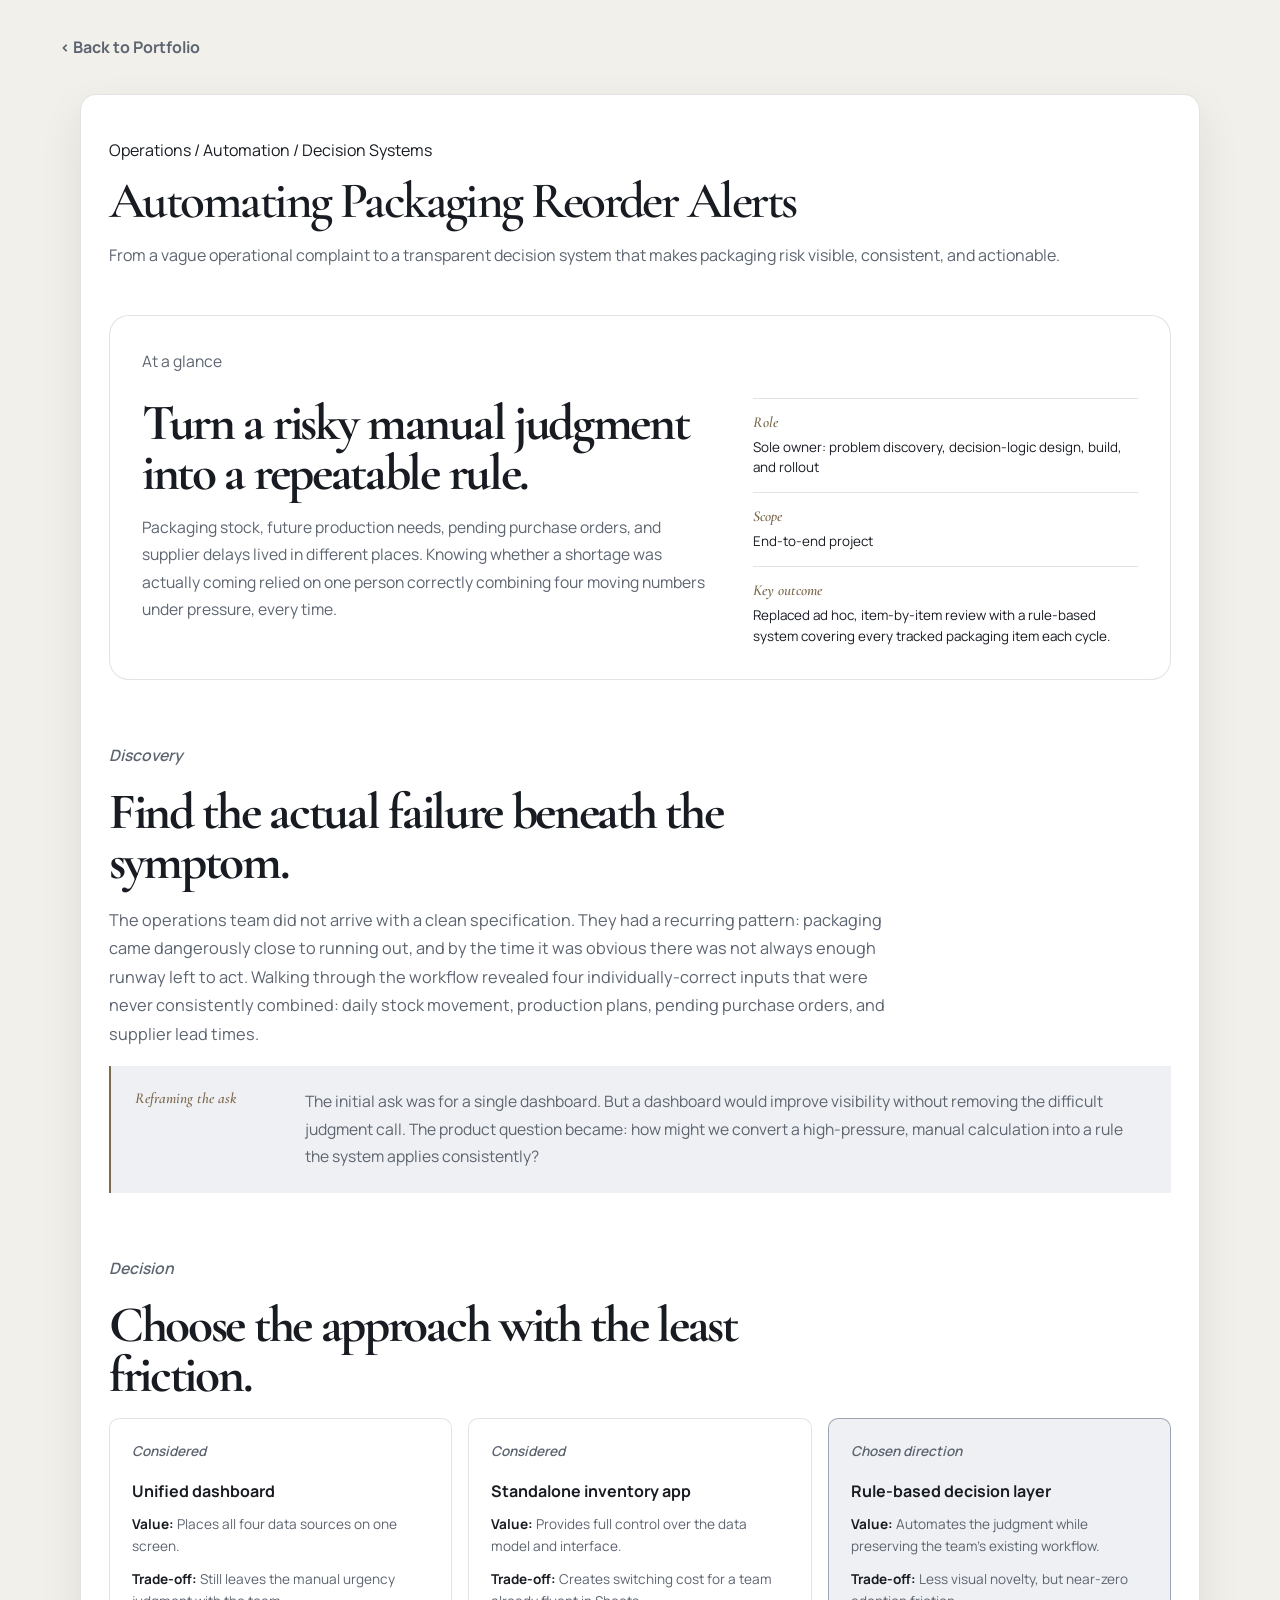
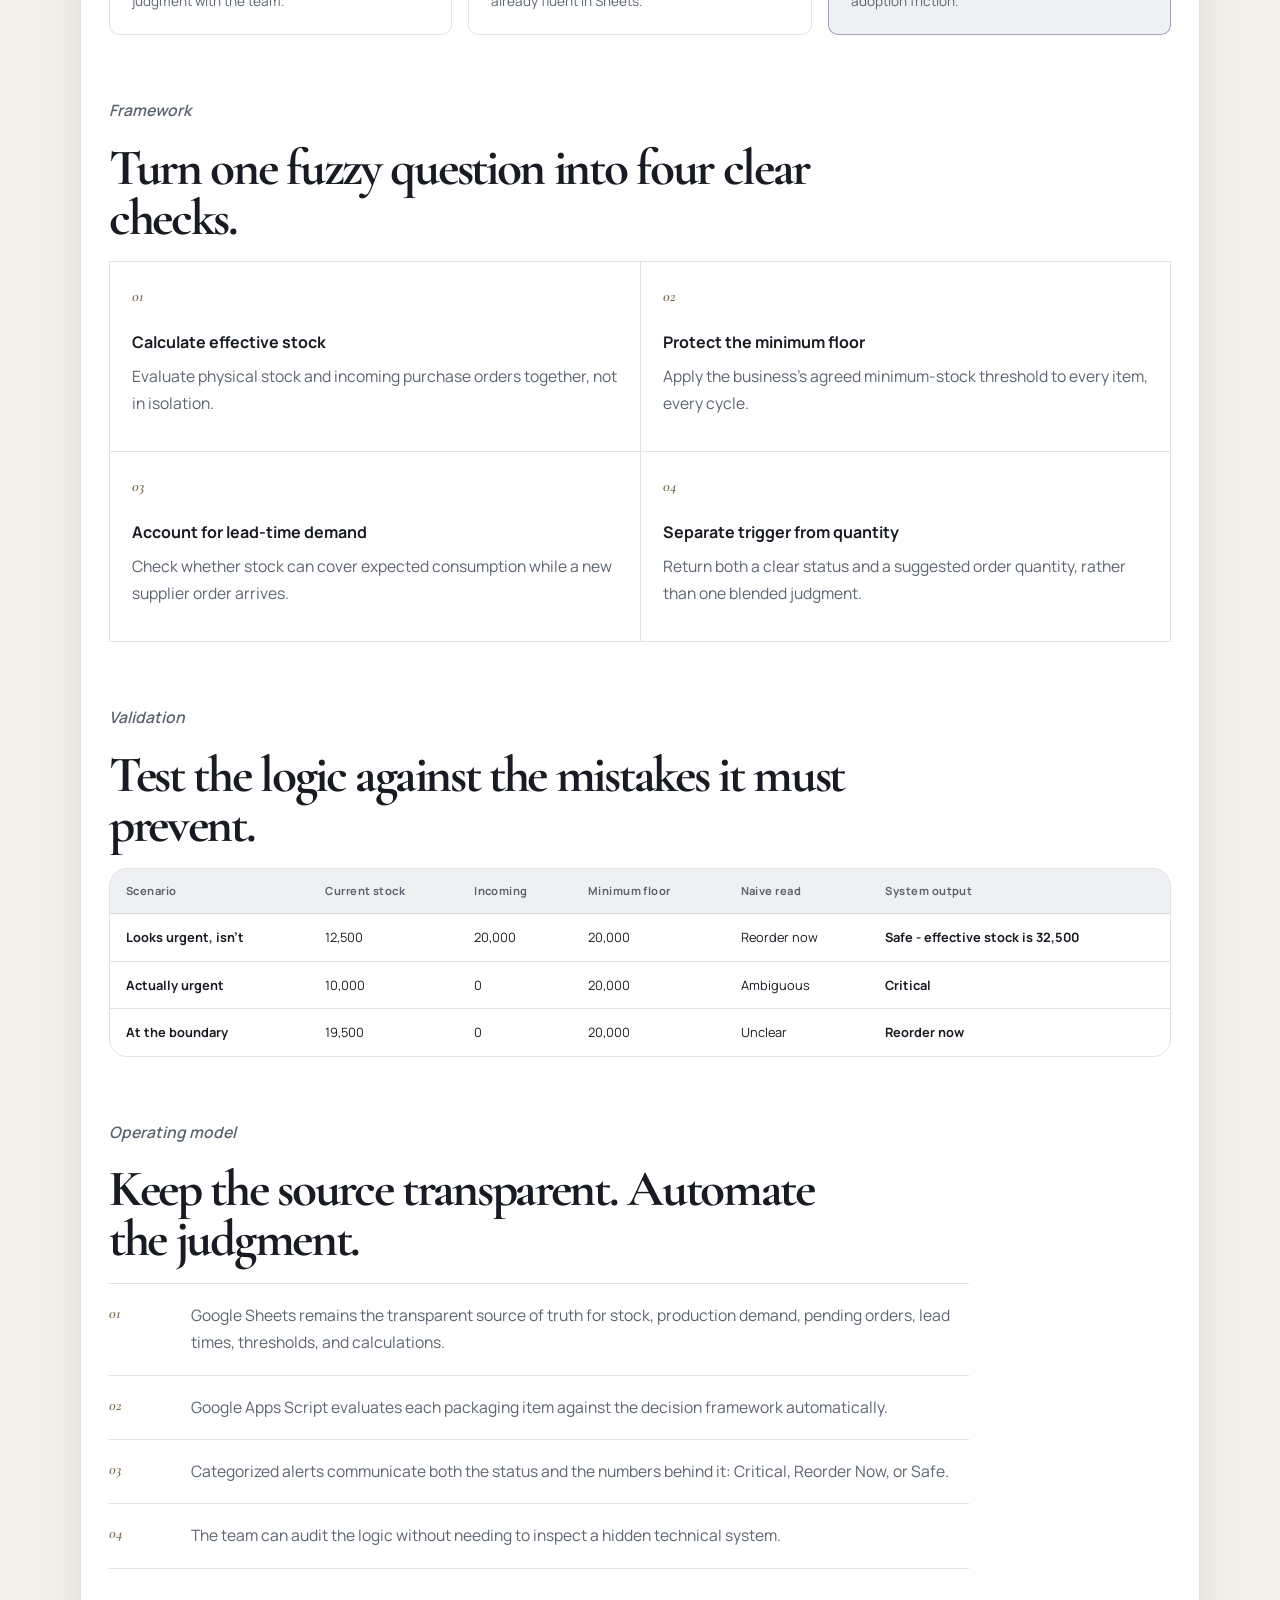
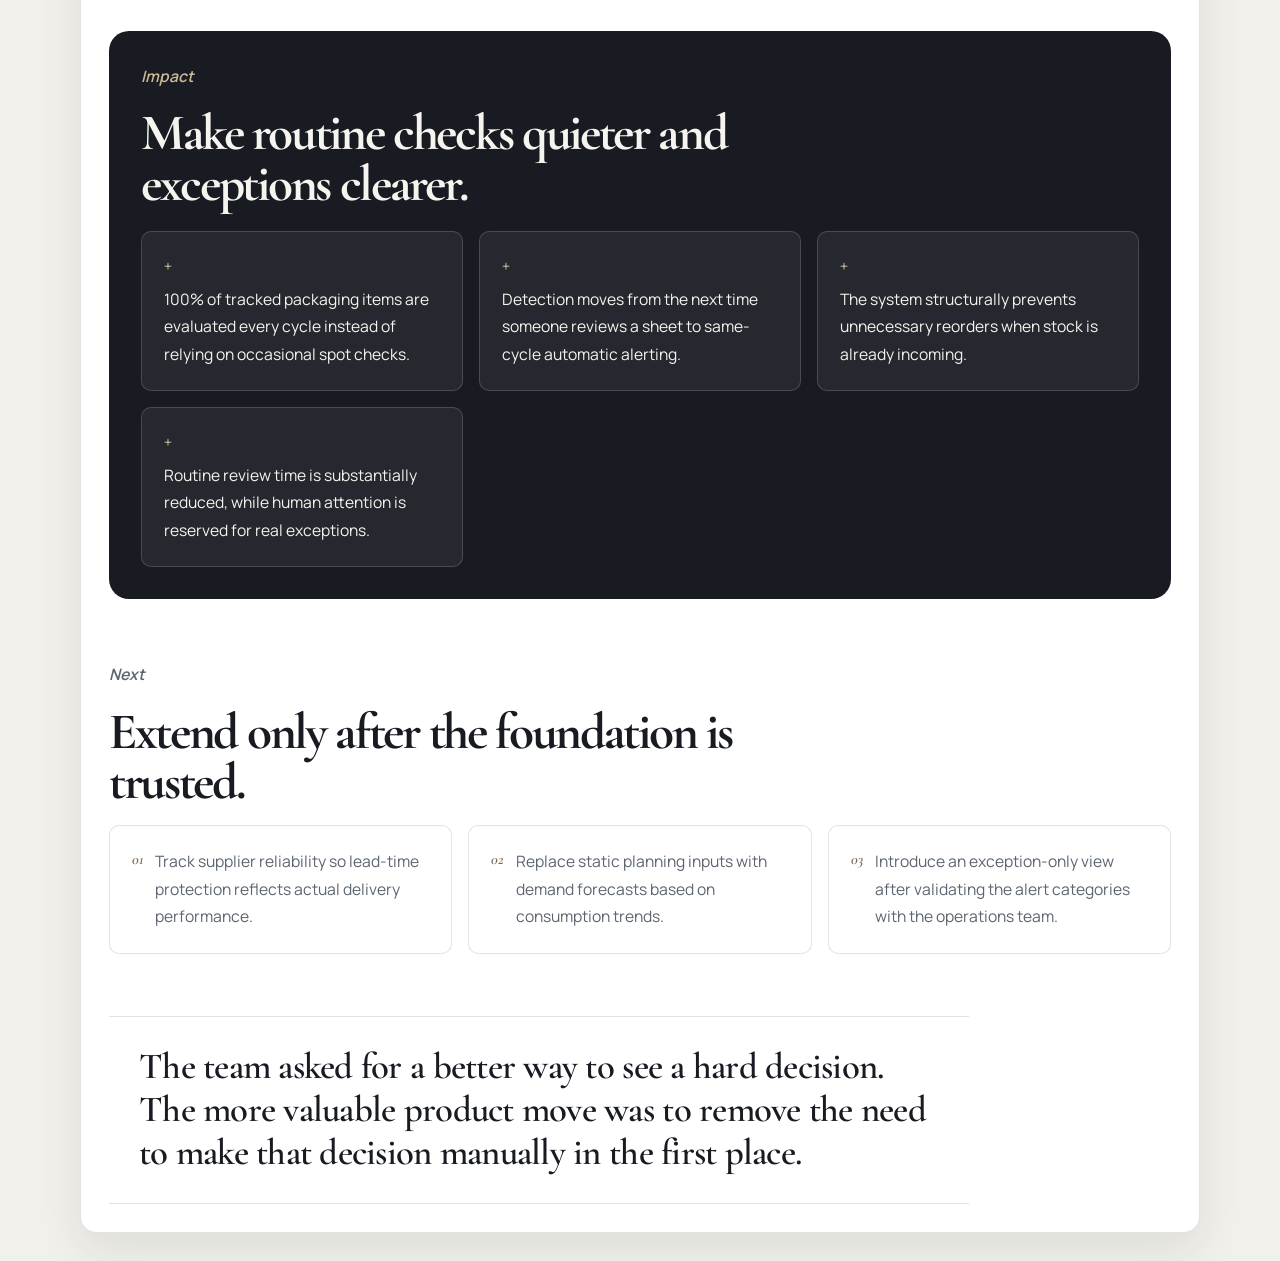
<file: case-study-lead-time.html>
<!doctype html>
<html lang="en">
<head>
  <meta charset="UTF-8" />
  <meta name="viewport" content="width=device-width, initial-scale=1.0" />
  <meta name="description" content="Case study: automating packaging reorder alerts." />
  <title>Automating Packaging Reorder Alerts | Portfolio</title>
  <link rel="preconnect" href="https://fonts.googleapis.com" />
  <link rel="preconnect" href="https://fonts.gstatic.com" crossorigin />
  <link href="https://fonts.googleapis.com/css2?family=Cormorant+Garamond:wght@500;600;700&family=Manrope:wght@400;500;600;700;800&display=swap" rel="stylesheet" />
  <link rel="stylesheet" href="styles.css" />
</head>
<body class="detail-page case-study-mode lead-time-page">
  <header class="detail-header">
    <div class="container nav detail-nav">
      <a class="breadcrumb" href="index.html">&lt; Back to Portfolio</a>
    </div>
  </header>

  <main>
    <section class="detail-hero">
      <div class="container detail-grid">
        <article class="detail-panel reveal is-visible">
          <p class="project-kicker">Operations / Automation / Decision Systems</p>
          <h1>Automating Packaging Reorder Alerts</h1>
          <p class="detail-subtitle">From a vague operational complaint to a transparent decision system that makes packaging risk visible, consistent, and actionable.</p>

          <div class="case-study-draft">
            <div class="operations-case-study">
              <section class="case-study-brief">
                <p class="project-kicker">At a glance</p>
                <div class="case-study-brief-grid">
                  <div>
                    <h2>Turn a risky manual judgment into a repeatable rule.</h2>
                    <p>Packaging stock, future production needs, pending purchase orders, and supplier delays lived in different places. Knowing whether a shortage was actually coming relied on one person correctly combining four moving numbers under pressure, every time.</p>
                  </div>
                  <dl class="case-study-meta">
                    <div><dt>Role</dt><dd>Sole owner: problem discovery, decision-logic design, build, and rollout</dd></div>
                    <div><dt>Scope</dt><dd>End-to-end project</dd></div>
                    <div><dt>Key outcome</dt><dd>Replaced ad hoc, item-by-item review with a rule-based system covering every tracked packaging item each cycle.</dd></div>
                  </dl>
                </div>
              </section>

              <section class="case-study-section">
                <p class="case-study-label">Discovery</p>
                <h2>Find the actual failure beneath the symptom.</h2>
                <p>The operations team did not arrive with a clean specification. They had a recurring pattern: packaging came dangerously close to running out, and by the time it was obvious there was not always enough runway left to act. Walking through the workflow revealed four individually-correct inputs that were never consistently combined: daily stock movement, production plans, pending purchase orders, and supplier lead times.</p>
                <div class="case-study-insight">
                  <span>Reframing the ask</span>
                  <p>The initial ask was for a single dashboard. But a dashboard would improve visibility without removing the difficult judgment call. The product question became: how might we convert a high-pressure, manual calculation into a rule the system applies consistently?</p>
                </div>
              </section>

              <section class="case-study-section">
                <p class="case-study-label">Decision</p>
                <h2>Choose the approach with the least friction.</h2>
                <div class="case-study-options">
                  <article class="case-study-option">
                    <p class="case-study-option-status">Considered</p>
                    <h3>Unified dashboard</h3>
                    <p><strong>Value:</strong> Places all four data sources on one screen.</p>
                    <p><strong>Trade-off:</strong> Still leaves the manual urgency judgment with the team.</p>
                  </article>
                  <article class="case-study-option">
                    <p class="case-study-option-status">Considered</p>
                    <h3>Standalone inventory app</h3>
                    <p><strong>Value:</strong> Provides full control over the data model and interface.</p>
                    <p><strong>Trade-off:</strong> Creates switching cost for a team already fluent in Sheets.</p>
                  </article>
                  <article class="case-study-option is-chosen">
                    <p class="case-study-option-status">Chosen direction</p>
                    <h3>Rule-based decision layer</h3>
                    <p><strong>Value:</strong> Automates the judgment while preserving the team's existing workflow.</p>
                    <p><strong>Trade-off:</strong> Less visual novelty, but near-zero adoption friction.</p>
                  </article>
                </div>
              </section>

              <section class="case-study-section">
                <p class="case-study-label">Framework</p>
                <h2>Turn one fuzzy question into four clear checks.</h2>
                <div class="case-study-framework">
                  <article class="case-study-step"><span>01</span><h3>Calculate effective stock</h3><p>Evaluate physical stock and incoming purchase orders together, not in isolation.</p></article>
                  <article class="case-study-step"><span>02</span><h3>Protect the minimum floor</h3><p>Apply the business's agreed minimum-stock threshold to every item, every cycle.</p></article>
                  <article class="case-study-step"><span>03</span><h3>Account for lead-time demand</h3><p>Check whether stock can cover expected consumption while a new supplier order arrives.</p></article>
                  <article class="case-study-step"><span>04</span><h3>Separate trigger from quantity</h3><p>Return both a clear status and a suggested order quantity, rather than one blended judgment.</p></article>
                </div>
              </section>

              <section class="case-study-section">
                <p class="case-study-label">Validation</p>
                <h2>Test the logic against the mistakes it must prevent.</h2>
                <div class="case-study-table-wrap">
                  <table class="case-study-table">
                    <thead><tr><th>Scenario</th><th>Current stock</th><th>Incoming</th><th>Minimum floor</th><th>Naive read</th><th>System output</th></tr></thead>
                    <tbody>
                      <tr><th scope="row">Looks urgent, isn't</th><td>12,500</td><td>20,000</td><td>20,000</td><td>Reorder now</td><td><strong>Safe - effective stock is 32,500</strong></td></tr>
                      <tr><th scope="row">Actually urgent</th><td>10,000</td><td>0</td><td>20,000</td><td>Ambiguous</td><td><strong>Critical</strong></td></tr>
                      <tr><th scope="row">At the boundary</th><td>19,500</td><td>0</td><td>20,000</td><td>Unclear</td><td><strong>Reorder now</strong></td></tr>
                    </tbody>
                  </table>
                </div>
              </section>

              <section class="case-study-section">
                <p class="case-study-label">Operating model</p>
                <h2>Keep the source transparent. Automate the judgment.</h2>
                <ol class="case-study-flow">
                  <li><span>01</span><p>Google Sheets remains the transparent source of truth for stock, production demand, pending orders, lead times, thresholds, and calculations.</p></li>
                  <li><span>02</span><p>Google Apps Script evaluates each packaging item against the decision framework automatically.</p></li>
                  <li><span>03</span><p>Categorized alerts communicate both the status and the numbers behind it: Critical, Reorder Now, or Safe.</p></li>
                  <li><span>04</span><p>The team can audit the logic without needing to inspect a hidden technical system.</p></li>
                </ol>
              </section>

              <section class="case-study-section case-study-impact-section">
                <p class="case-study-label">Impact</p>
                <h2>Make routine checks quieter and exceptions clearer.</h2>
                <div class="case-study-impact-grid">
                  <article><span>+</span><p>100% of tracked packaging items are evaluated every cycle instead of relying on occasional spot checks.</p></article>
                  <article><span>+</span><p>Detection moves from the next time someone reviews a sheet to same-cycle automatic alerting.</p></article>
                  <article><span>+</span><p>The system structurally prevents unnecessary reorders when stock is already incoming.</p></article>
                  <article><span>+</span><p>Routine review time is substantially reduced, while human attention is reserved for real exceptions.</p></article>
                </div>
              </section>

              <section class="case-study-section">
                <p class="case-study-label">Next</p>
                <h2>Extend only after the foundation is trusted.</h2>
                <div class="case-study-next-grid">
                  <article><span>01</span><p>Track supplier reliability so lead-time protection reflects actual delivery performance.</p></article>
                  <article><span>02</span><p>Replace static planning inputs with demand forecasts based on consumption trends.</p></article>
                  <article><span>03</span><p>Introduce an exception-only view after validating the alert categories with the operations team.</p></article>
                </div>
              </section>

              <blockquote class="case-study-takeaway">The team asked for a better way to see a hard decision. The more valuable product move was to remove the need to make that decision manually in the first place.</blockquote>
            </div>
          </div>
        </article>
      </div>
    </section>
  </main>
</body>
</html>
</file>
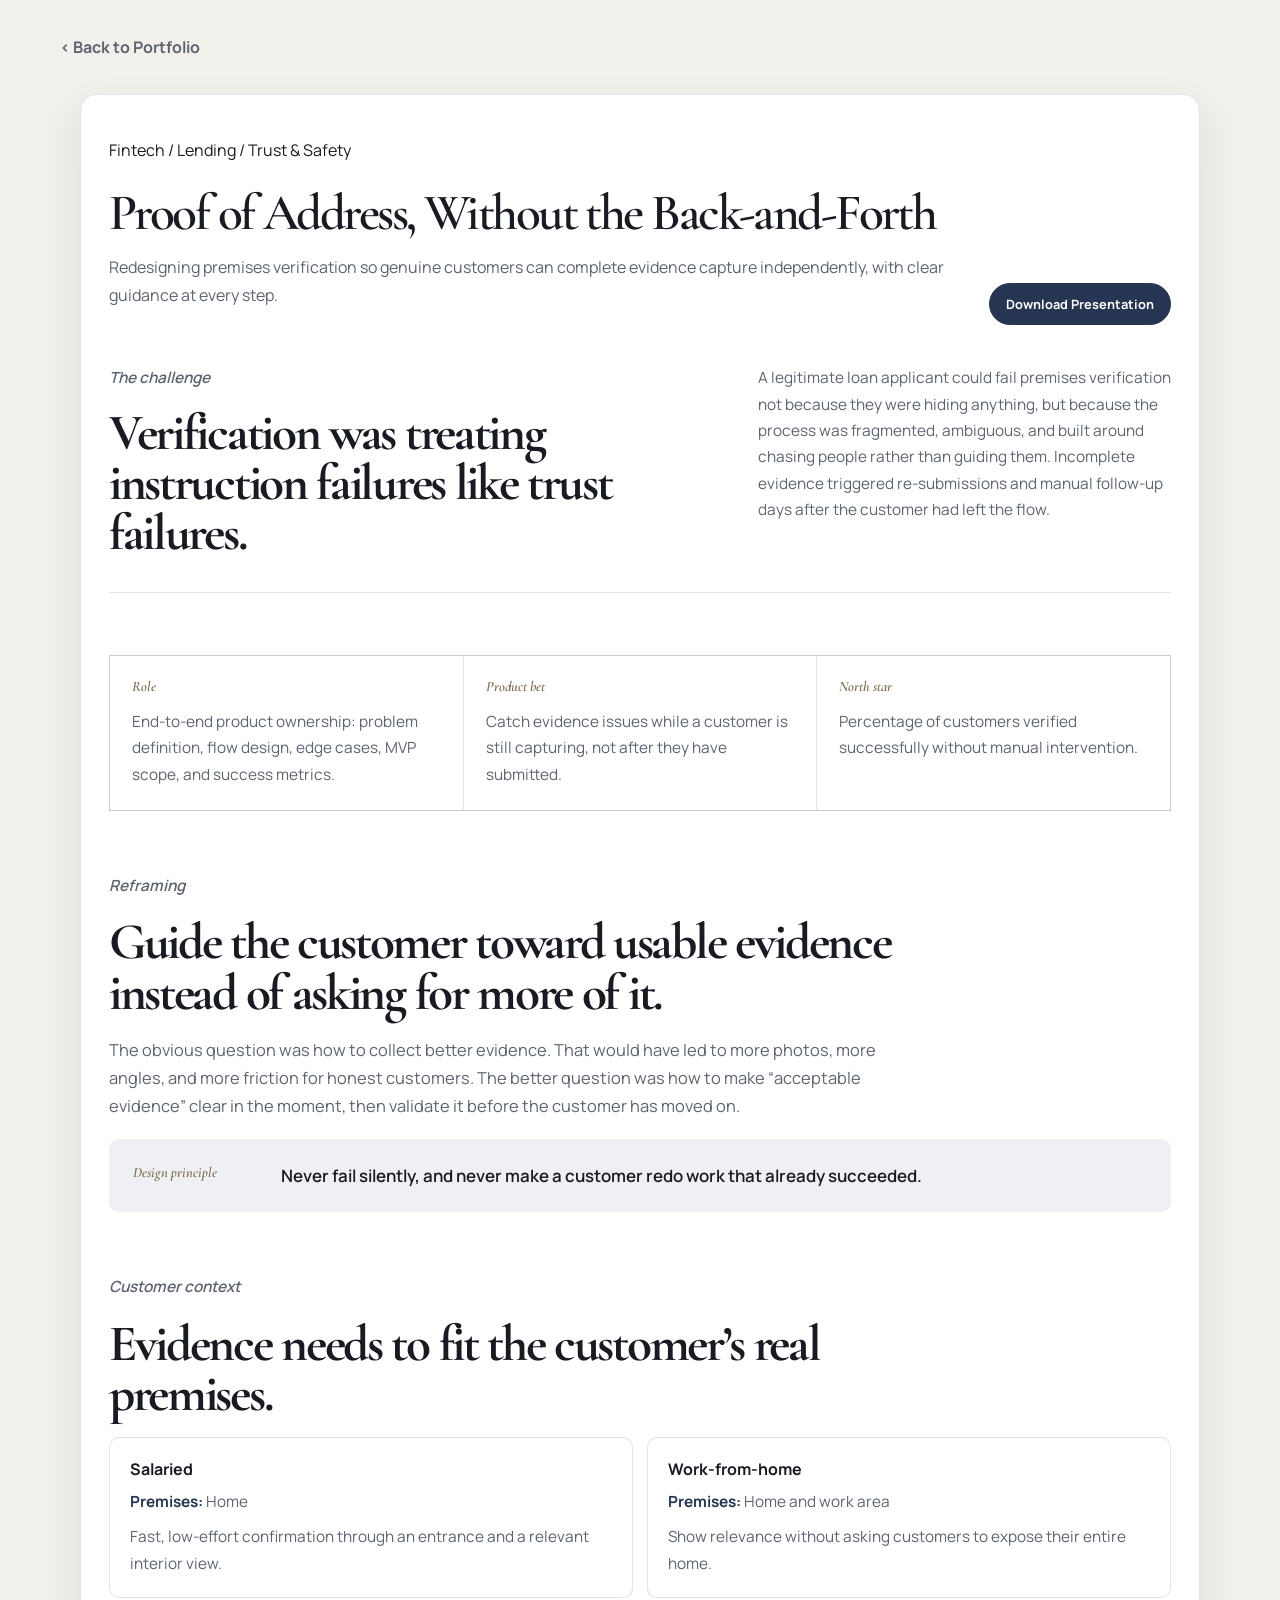
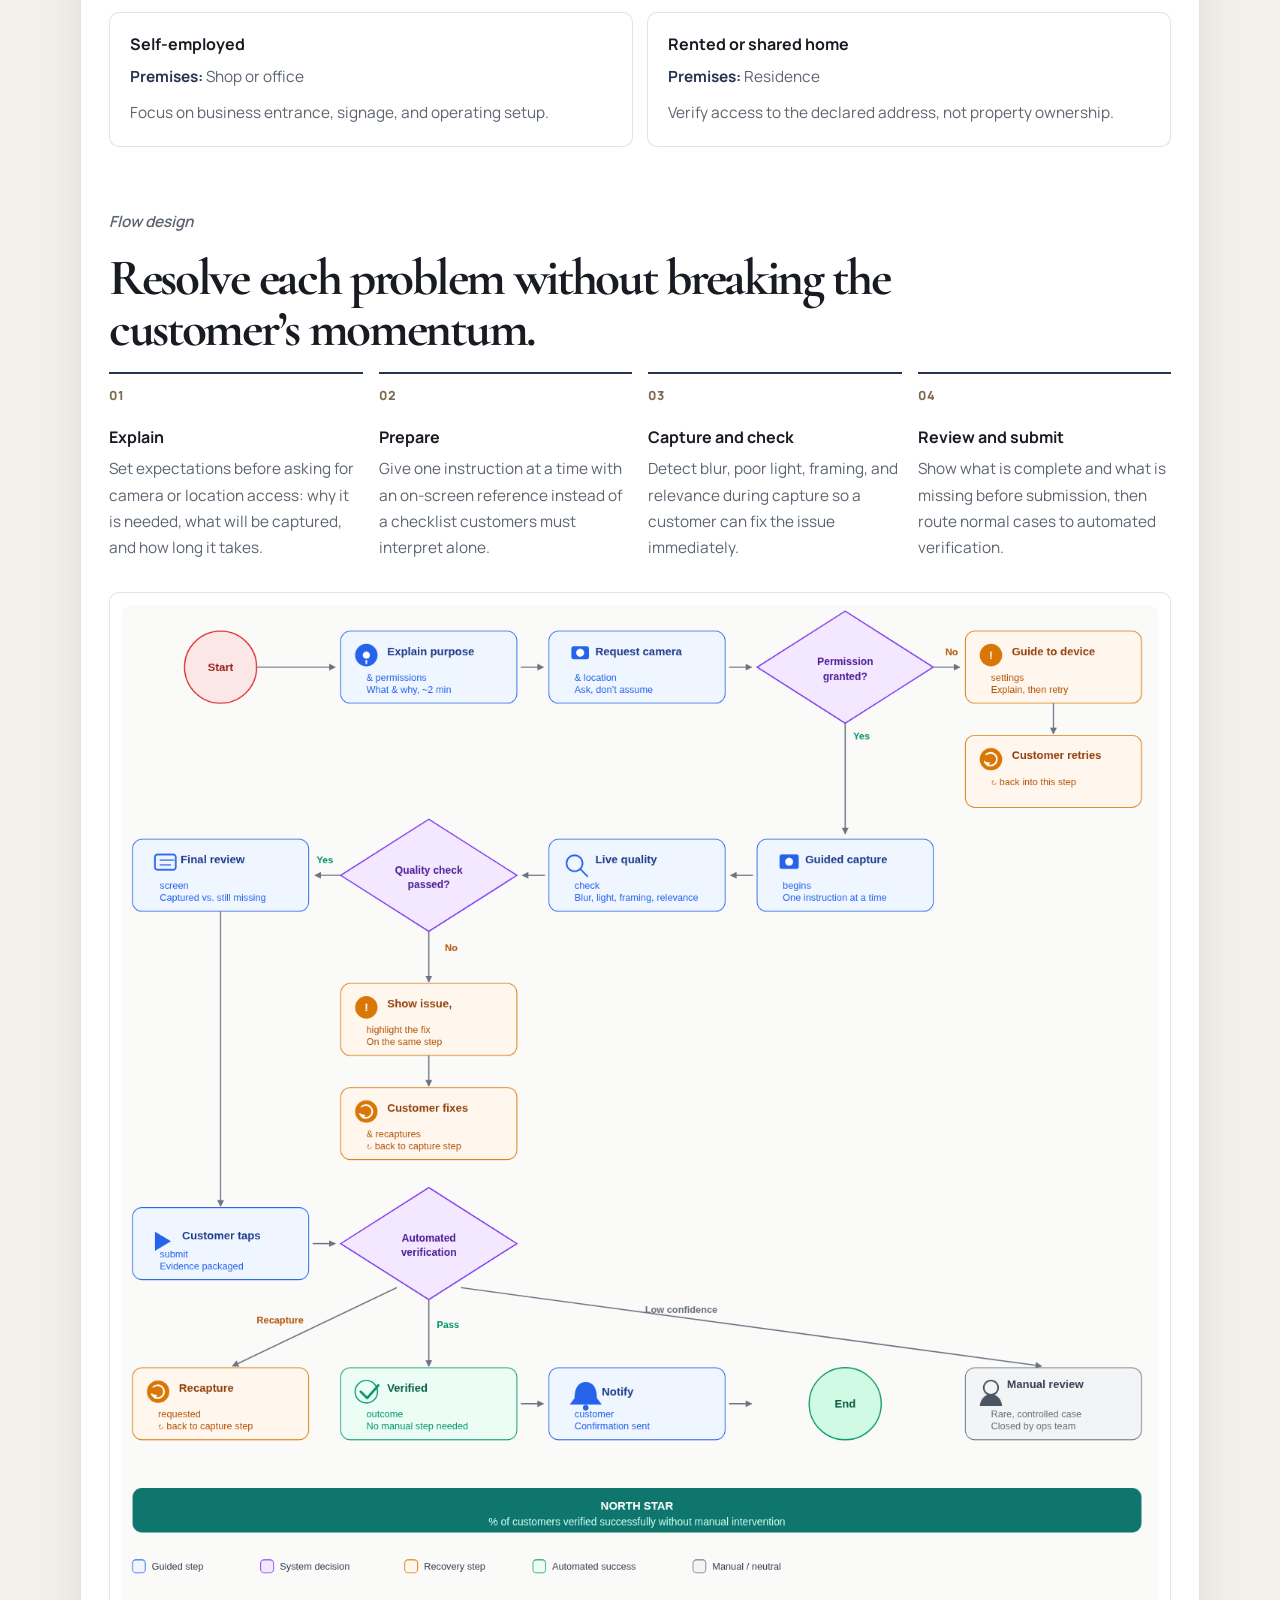
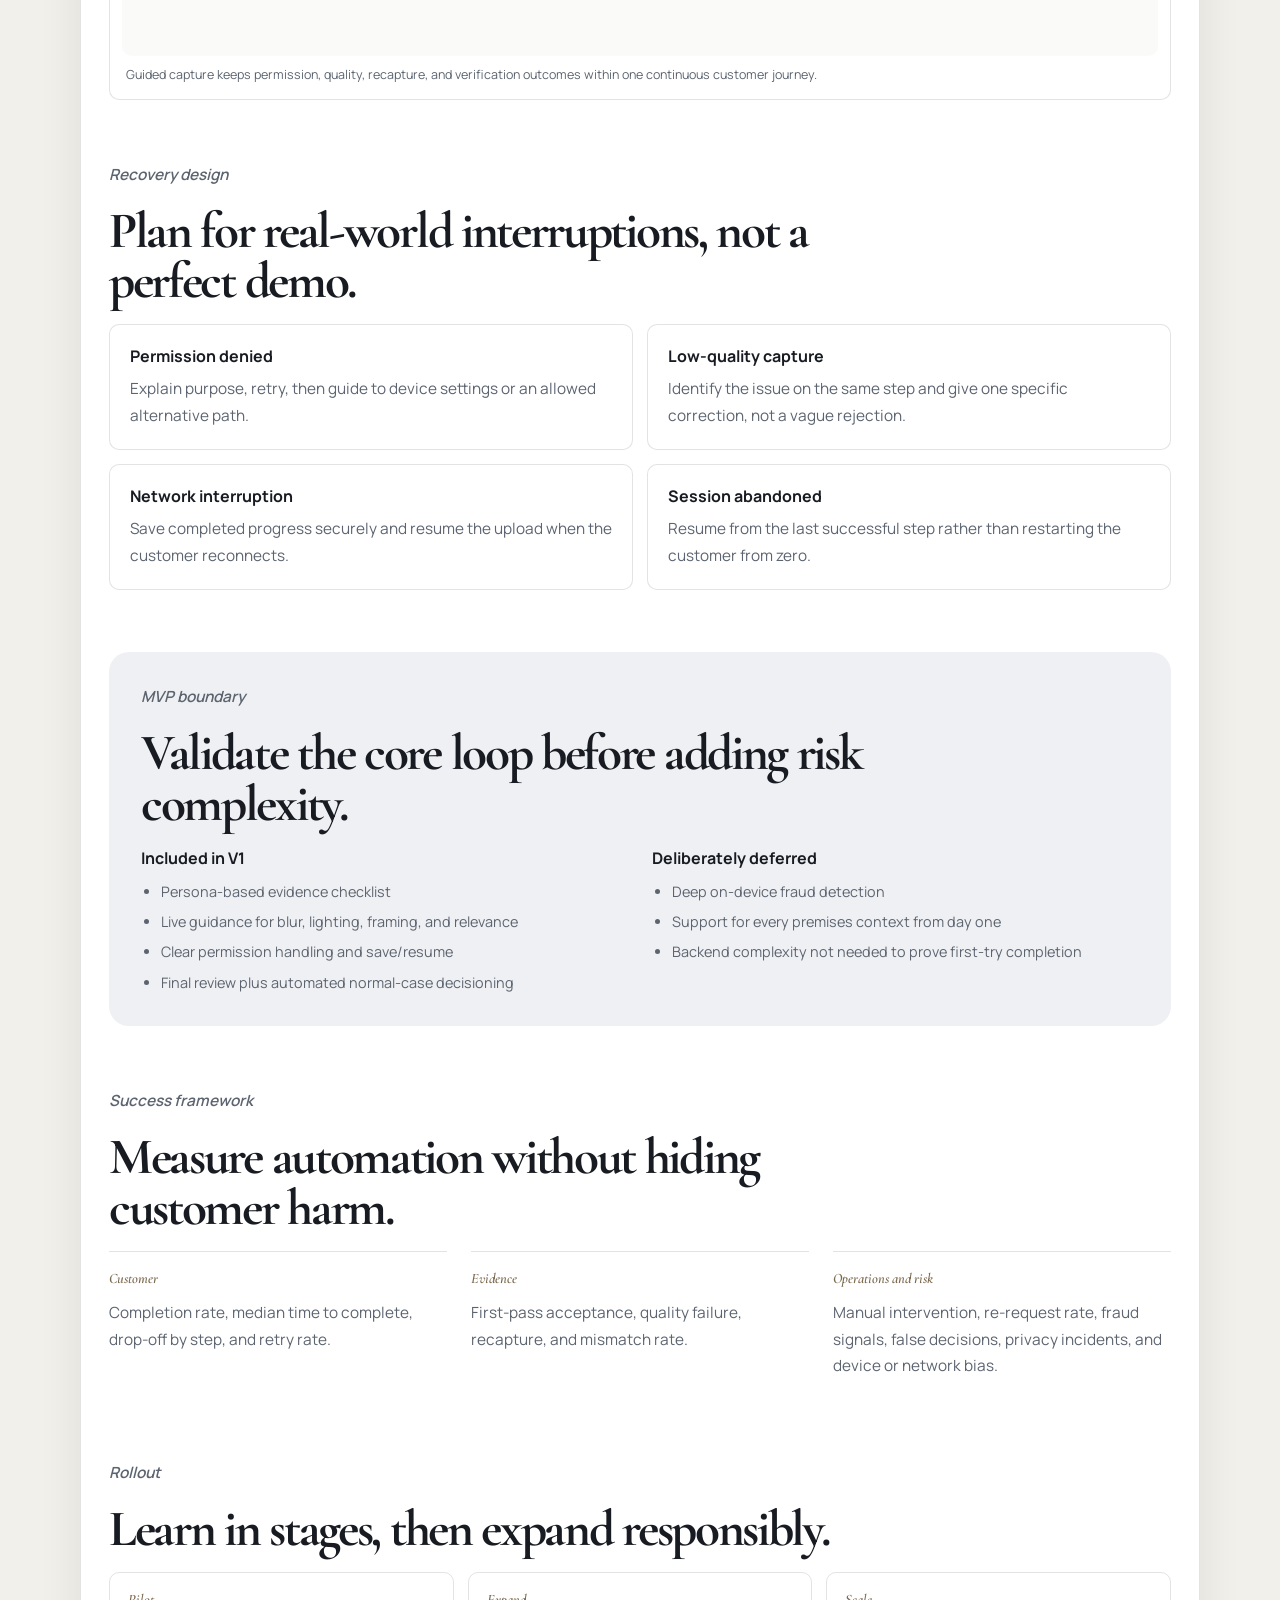
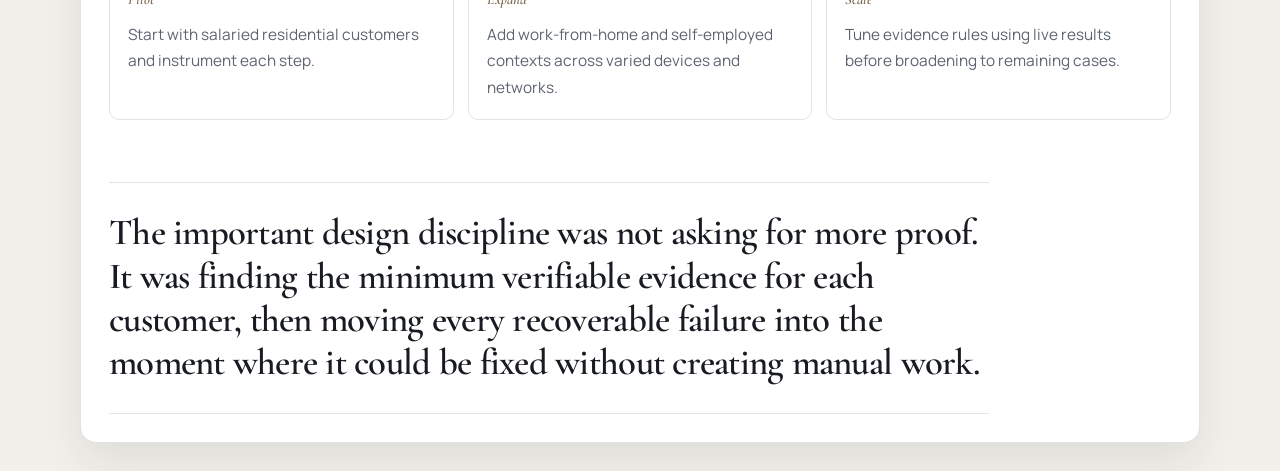
<file: case-study-loans24.html>
<!doctype html>
<html lang="en">
<head>
  <meta charset="UTF-8" />
  <meta name="viewport" content="width=device-width, initial-scale=1.0" />
  <meta name="description" content="Case study: redesigning premises verification for Loans24." />
  <title>Loans24 Premises Verification | Portfolio</title>
  <link rel="preconnect" href="https://fonts.googleapis.com" />
  <link rel="preconnect" href="https://fonts.gstatic.com" crossorigin />
  <link href="https://fonts.googleapis.com/css2?family=Cormorant+Garamond:wght@500;600;700&family=Manrope:wght@400;500;600;700;800&display=swap" rel="stylesheet" />
  <link rel="stylesheet" href="styles.css" />
</head>
<body class="detail-page case-study-mode loans24-page">
  <header class="detail-header">
    <div class="container nav detail-nav">
      <a class="breadcrumb" href="index.html">&lt; Back to Portfolio</a>
    </div>
  </header>

  <main>
    <section class="detail-hero">
      <div class="container detail-grid">
        <article class="detail-panel reveal is-visible">
          <p class="project-kicker">Fintech / Lending / Trust &amp; Safety</p>
          <div class="loans24-title-row">
            <div>
              <h1>Proof of Address, Without the Back-and-Forth</h1>
              <p class="detail-subtitle">Redesigning premises verification so genuine customers can complete evidence capture independently, with clear guidance at every step.</p>
            </div>
            <a class="loans24-download" href="assests/Loans24_Premises_Verification_Case.pptx" download>Download Presentation</a>
          </div>

          <div class="case-study-draft">
            <div class="loans24-case-study">
              <section class="loans24-opening">
                <div>
                  <p class="case-study-label">The challenge</p>
                  <h2>Verification was treating instruction failures like trust failures.</h2>
                </div>
                <p>A legitimate loan applicant could fail premises verification not because they were hiding anything, but because the process was fragmented, ambiguous, and built around chasing people rather than guiding them. Incomplete evidence triggered re-submissions and manual follow-up days after the customer had left the flow.</p>
              </section>

              <section class="loans24-signal-grid">
                <article><span>Role</span><p>End-to-end product ownership: problem definition, flow design, edge cases, MVP scope, and success metrics.</p></article>
                <article><span>Product bet</span><p>Catch evidence issues while a customer is still capturing, not after they have submitted.</p></article>
                <article><span>North star</span><p>Percentage of customers verified successfully without manual intervention.</p></article>
              </section>

              <section class="loans24-section">
                <p class="case-study-label">Reframing</p>
                <h2>Guide the customer toward usable evidence instead of asking for more of it.</h2>
                <p>The obvious question was how to collect better evidence. That would have led to more photos, more angles, and more friction for honest customers. The better question was how to make “acceptable evidence” clear in the moment, then validate it before the customer has moved on.</p>
                <div class="loans24-principle"><strong>Design principle</strong><span>Never fail silently, and never make a customer redo work that already succeeded.</span></div>
              </section>

              <section class="loans24-section">
                <p class="case-study-label">Customer context</p>
                <h2>Evidence needs to fit the customer’s real premises.</h2>
                <div class="loans24-personas">
                  <article><h3>Salaried</h3><p><strong>Premises:</strong> Home</p><p>Fast, low-effort confirmation through an entrance and a relevant interior view.</p></article>
                  <article><h3>Work-from-home</h3><p><strong>Premises:</strong> Home and work area</p><p>Show relevance without asking customers to expose their entire home.</p></article>
                  <article><h3>Self-employed</h3><p><strong>Premises:</strong> Shop or office</p><p>Focus on business entrance, signage, and operating setup.</p></article>
                  <article><h3>Rented or shared home</h3><p><strong>Premises:</strong> Residence</p><p>Verify access to the declared address, not property ownership.</p></article>
                </div>
              </section>

              <section class="loans24-section">
                <p class="case-study-label">Flow design</p>
                <h2>Resolve each problem without breaking the customer’s momentum.</h2>
                <ol class="loans24-journey">
                  <li><span>01</span><div><h3>Explain</h3><p>Set expectations before asking for camera or location access: why it is needed, what will be captured, and how long it takes.</p></div></li>
                  <li><span>02</span><div><h3>Prepare</h3><p>Give one instruction at a time with an on-screen reference instead of a checklist customers must interpret alone.</p></div></li>
                  <li><span>03</span><div><h3>Capture and check</h3><p>Detect blur, poor light, framing, and relevance during capture so a customer can fix the issue immediately.</p></div></li>
                  <li><span>04</span><div><h3>Review and submit</h3><p>Show what is complete and what is missing before submission, then route normal cases to automated verification.</p></div></li>
                </ol>
                <figure class="loans24-flow-figure">
                  <img src="assests/loans24-user-flow.png" alt="Loans24 guided premises verification user flow" loading="lazy" />
                  <figcaption>Guided capture keeps permission, quality, recapture, and verification outcomes within one continuous customer journey.</figcaption>
                </figure>
              </section>

              <section class="loans24-section">
                <p class="case-study-label">Recovery design</p>
                <h2>Plan for real-world interruptions, not a perfect demo.</h2>
                <div class="loans24-recovery-grid">
                  <article><h3>Permission denied</h3><p>Explain purpose, retry, then guide to device settings or an allowed alternative path.</p></article>
                  <article><h3>Low-quality capture</h3><p>Identify the issue on the same step and give one specific correction, not a vague rejection.</p></article>
                  <article><h3>Network interruption</h3><p>Save completed progress securely and resume the upload when the customer reconnects.</p></article>
                  <article><h3>Session abandoned</h3><p>Resume from the last successful step rather than restarting the customer from zero.</p></article>
                </div>
              </section>

              <section class="loans24-section loans24-mvp-section">
                <p class="case-study-label">MVP boundary</p>
                <h2>Validate the core loop before adding risk complexity.</h2>
                <div class="loans24-mvp-grid">
                  <div><h3>Included in V1</h3><ul><li>Persona-based evidence checklist</li><li>Live guidance for blur, lighting, framing, and relevance</li><li>Clear permission handling and save/resume</li><li>Final review plus automated normal-case decisioning</li></ul></div>
                  <div><h3>Deliberately deferred</h3><ul><li>Deep on-device fraud detection</li><li>Support for every premises context from day one</li><li>Backend complexity not needed to prove first-try completion</li></ul></div>
                </div>
              </section>

              <section class="loans24-section">
                <p class="case-study-label">Success framework</p>
                <h2>Measure automation without hiding customer harm.</h2>
                <div class="loans24-metrics">
                  <article><span>Customer</span><p>Completion rate, median time to complete, drop-off by step, and retry rate.</p></article>
                  <article><span>Evidence</span><p>First-pass acceptance, quality failure, recapture, and mismatch rate.</p></article>
                  <article><span>Operations and risk</span><p>Manual intervention, re-request rate, fraud signals, false decisions, privacy incidents, and device or network bias.</p></article>
                </div>
              </section>

              <section class="loans24-section">
                <p class="case-study-label">Rollout</p>
                <h2>Learn in stages, then expand responsibly.</h2>
                <div class="loans24-rollout"><article><span>Pilot</span><p>Start with salaried residential customers and instrument each step.</p></article><article><span>Expand</span><p>Add work-from-home and self-employed contexts across varied devices and networks.</p></article><article><span>Scale</span><p>Tune evidence rules using live results before broadening to remaining cases.</p></article></div>
              </section>

              <blockquote class="loans24-reflection">The important design discipline was not asking for more proof. It was finding the minimum verifiable evidence for each customer, then moving every recoverable failure into the moment where it could be fixed without creating manual work.</blockquote>
            </div>
          </div>
        </article>
      </div>
    </section>
  </main>
</body>
</html>
</file>
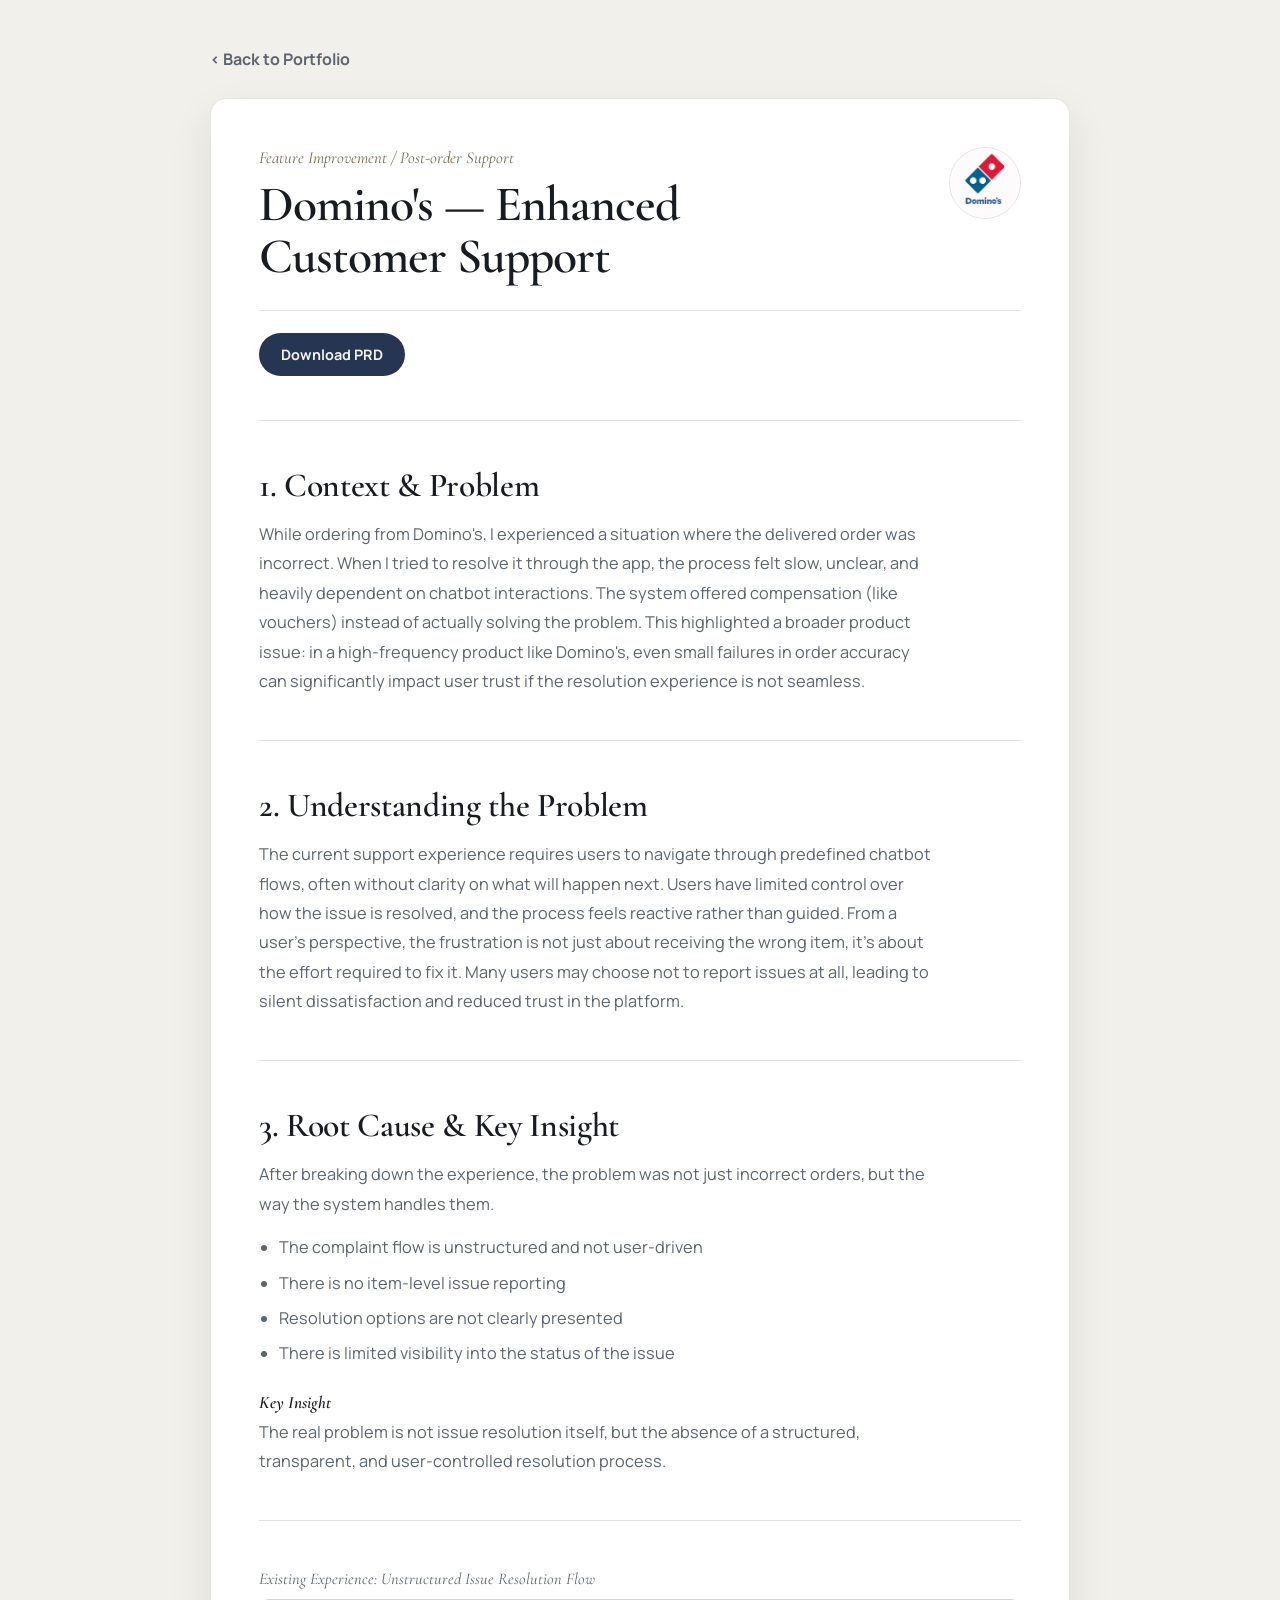
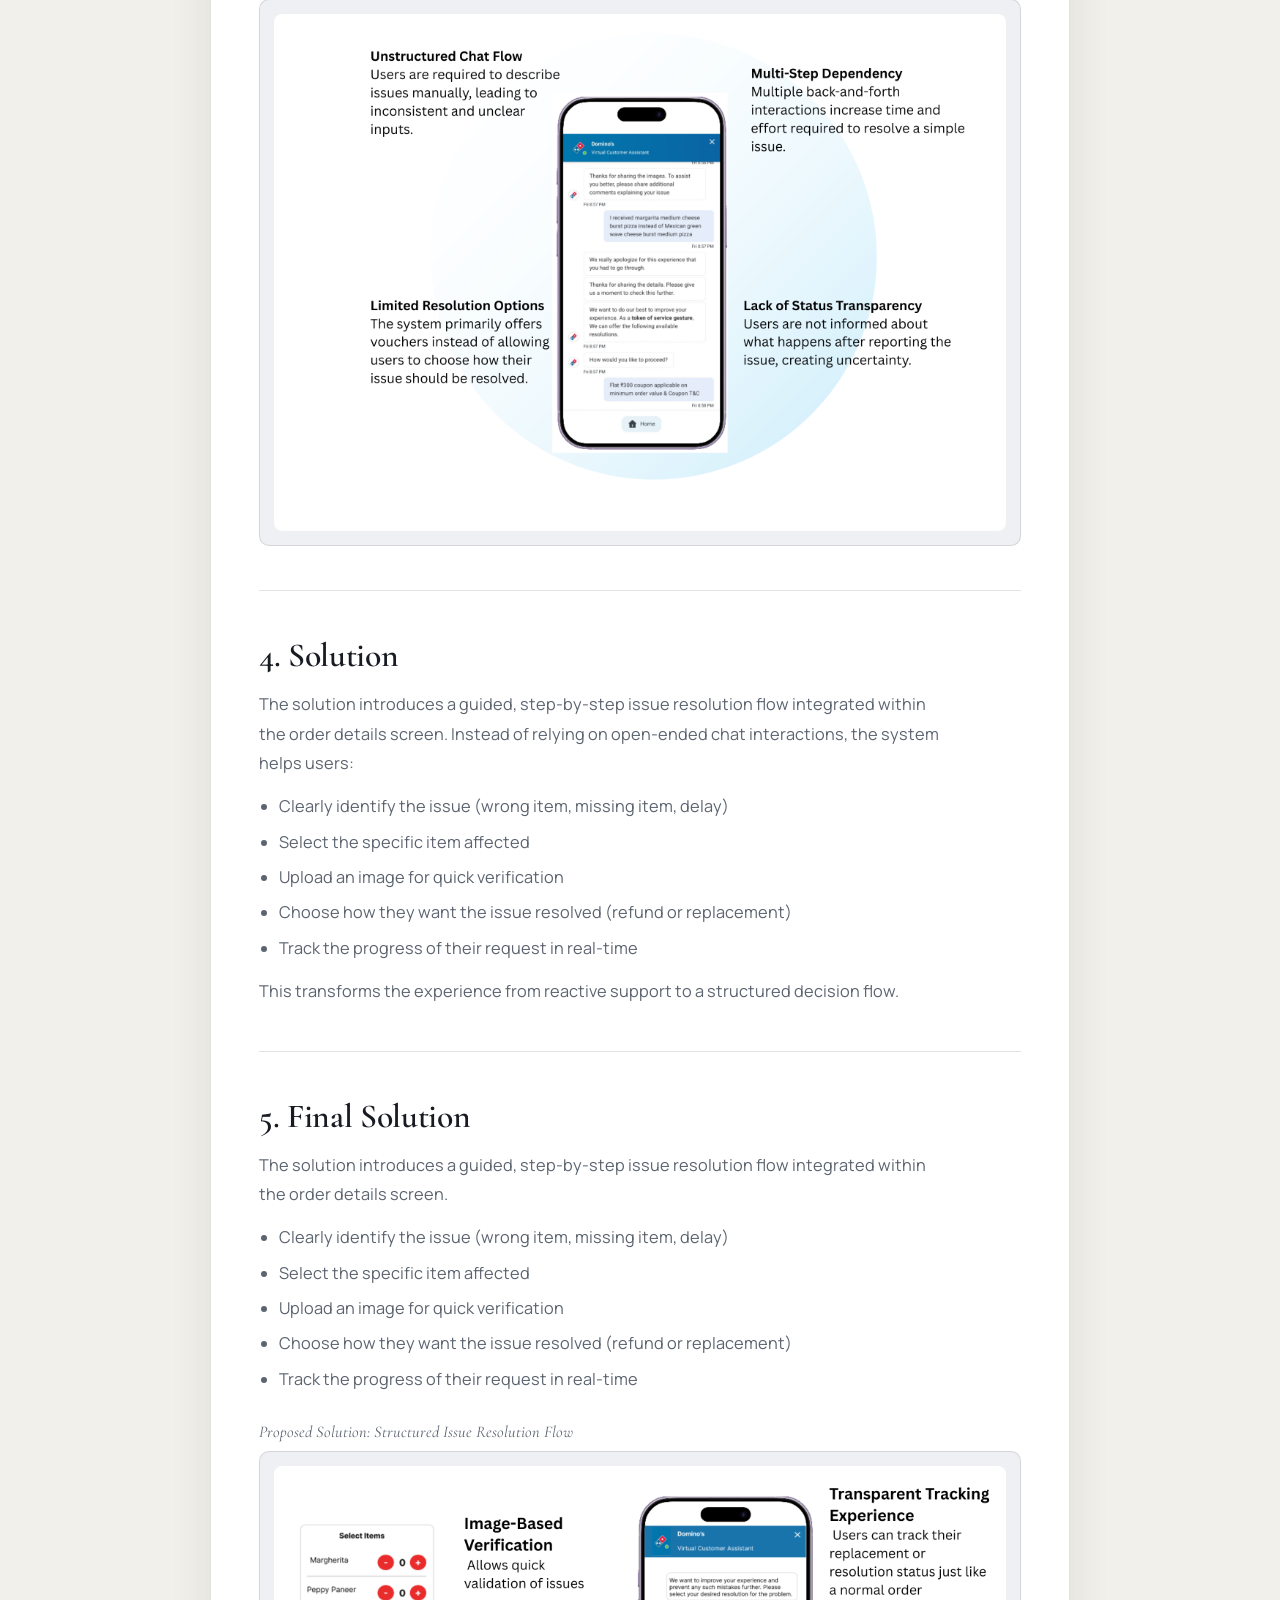
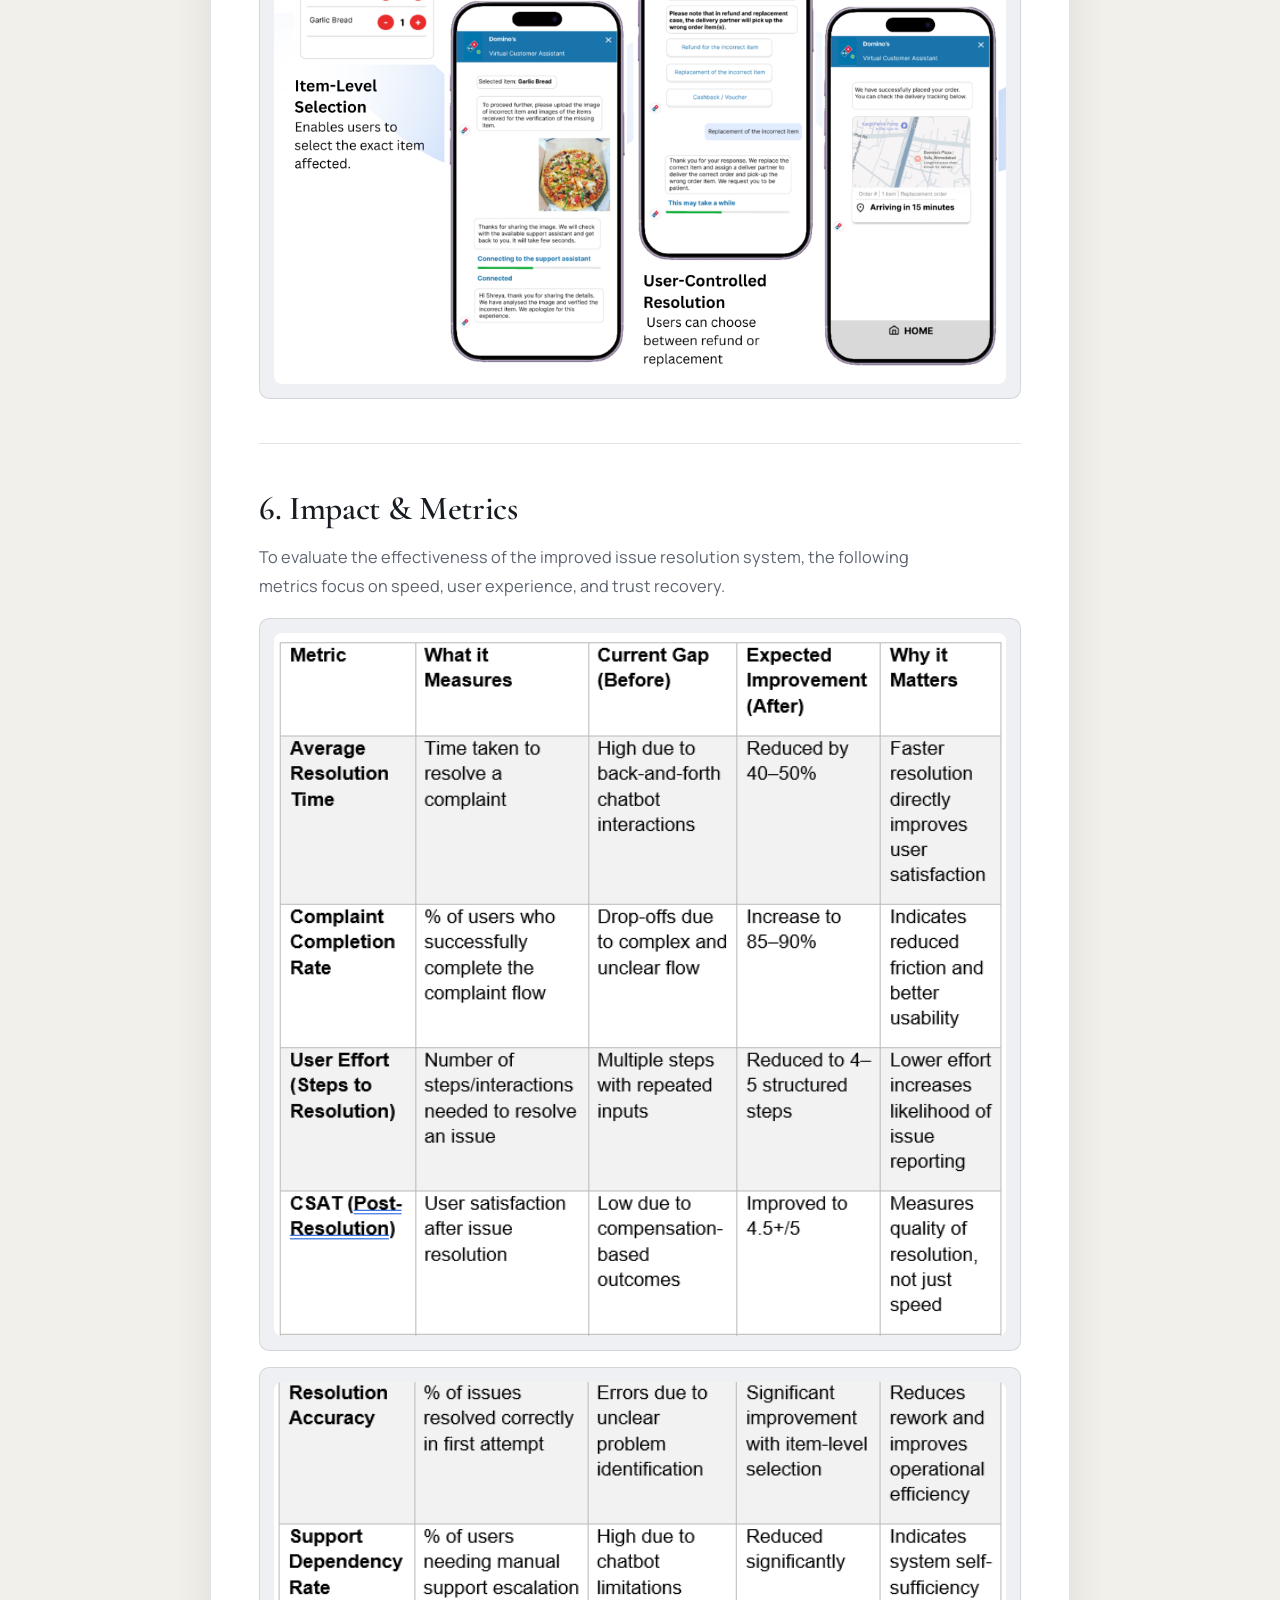
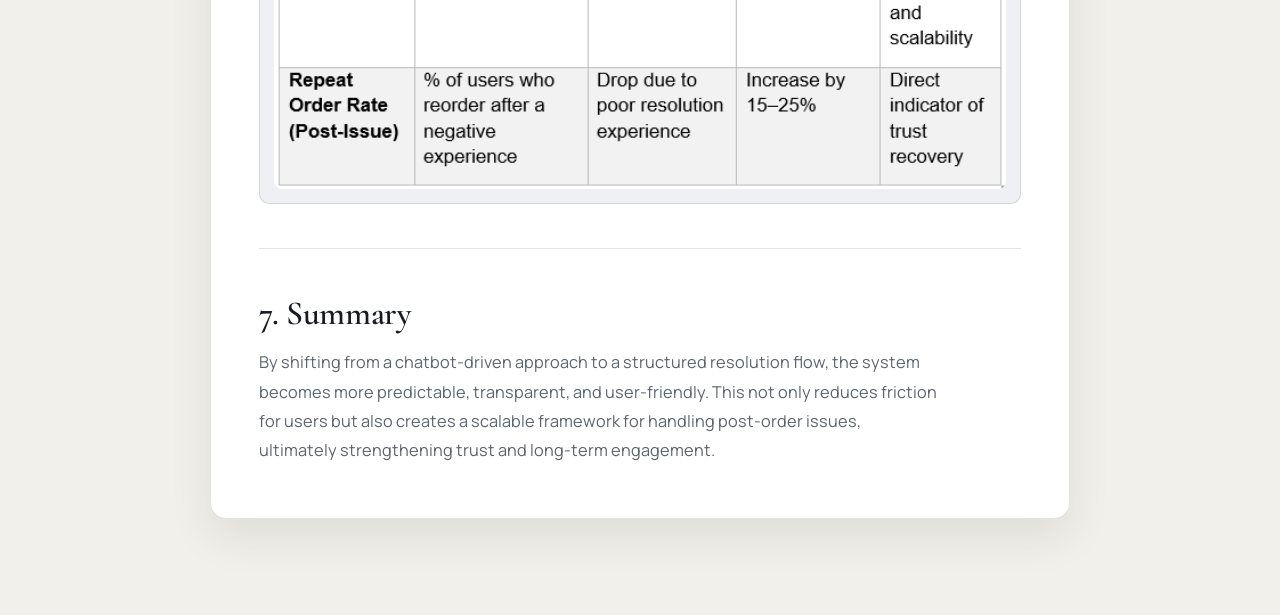
<file: case-study.html>
<!DOCTYPE html>
<html lang="en">
<head>
<meta charset="UTF-8">
<meta name="viewport" content="width=device-width, initial-scale=1.0">
<title>Domino's Case Study</title>
<link rel="preconnect" href="https://fonts.googleapis.com">
<link rel="preconnect" href="https://fonts.gstatic.com" crossorigin>
<link href="https://fonts.googleapis.com/css2?family=Cormorant+Garamond:wght@500;600;700&family=Manrope:wght@400;500;600;700;800&display=swap" rel="stylesheet">

<style>

/* ===== DESIGN TOKENS (SHARED WITH MAIN SITE) ===== */
:root {
  --bg: #f2f0ea;
  --panel: #ffffff;
  --line: rgba(24, 28, 34, 0.12);
  --text: #181c22;
  --muted: #5c6470;
  --accent: #263551;
  --accent-2: #7c6a4f;
  --accent-soft: rgba(38, 53, 81, 0.07);
  --shadow: 0 18px 44px rgba(24, 28, 34, 0.09);
  --radius: 16px;
  --radius-sm: 10px;
}

/* ===== BASE ===== */
* { box-sizing: border-box; }

body {
  margin: 0;
  font-family: "Manrope", system-ui, sans-serif;
  color: var(--text);
  background: var(--bg);
}

/* ===== CONTAINER ===== */
.wrapper {
  max-width: 900px;
  margin: 48px auto 96px;
  padding: 0 20px;
}

.breadcrumb {
  display: inline-flex;
  align-items: center;
  gap: 8px;
  color: var(--muted);
  font-weight: 700;
  text-decoration: none;
  margin-bottom: 28px;
}

.breadcrumb:hover { color: var(--accent); }

.card {
  background: var(--panel);
  border-radius: var(--radius);
  padding: clamp(28px, 5vw, 48px);
  border: 1px solid var(--line);
  box-shadow: var(--shadow);
}

/* ===== HEADER ===== */
.header {
  display: flex;
  justify-content: space-between;
  align-items: flex-start;
  gap: 24px;
  padding-bottom: 28px;
  border-bottom: 1px solid var(--line);
}

.header-copy p.kicker {
  margin: 0 0 10px;
  font-family: "Cormorant Garamond", Georgia, serif;
  font-style: italic;
  font-size: 1.05rem;
  color: var(--accent-2);
}

h1 {
  font-family: "Cormorant Garamond", Georgia, serif;
  font-size: clamp(2.2rem, 4.4vw, 3.1rem);
  line-height: 1.05;
  margin: 0;
  letter-spacing: -0.02em;
  font-weight: 600;
  max-width: 18ch;
}

.logo {
  width: 72px;
  height: 72px;
  border-radius: 50%;
  object-fit: cover;
  border: 1px solid var(--line);
  flex: 0 0 auto;
}

/* ===== BUTTON ===== */
.btn {
  display: inline-flex;
  align-items: center;
  justify-content: center;
  margin-top: 22px;
  background: var(--accent);
  color: #f5f3ee;
  padding: 12px 22px;
  border-radius: 999px;
  font-size: 0.9rem;
  font-weight: 700;
  text-decoration: none;
}

/* ===== SECTIONS ===== */
.section {
  margin-top: 44px;
  padding-top: 44px;
  border-top: 1px solid var(--line);
}

.section:first-of-type {
  margin-top: 40px;
  padding-top: 0;
  border-top: none;
}

.section h2 {
  font-family: "Cormorant Garamond", Georgia, serif;
  font-size: clamp(1.6rem, 3vw, 2.1rem);
  margin: 0 0 14px;
  font-weight: 600;
  letter-spacing: -0.01em;
}

/* BODY TEXT */
.section p {
  font-size: 1.02rem;
  line-height: 1.8;
  color: var(--muted);
  margin: 0 0 4px;
  max-width: 68ch;
}

/* BULLETS */
ul {
  margin: 14px 0 0;
  padding-left: 20px;
  max-width: 68ch;
}

li {
  font-size: 1.02rem;
  line-height: 1.8;
  color: var(--muted);
  margin-bottom: 6px;
}

.section p strong {
  color: var(--text);
  font-family: "Cormorant Garamond", Georgia, serif;
  font-style: italic;
  font-weight: 600;
  font-size: 1.08rem;
}

/* IMAGE CAPTION LABEL */
.figure-label {
  font-family: "Cormorant Garamond", Georgia, serif;
  font-style: italic;
  font-size: 1rem;
  color: var(--accent-2);
  margin: 0 0 10px;
}

/* IMAGES */
figure {
  margin: 0;
  padding: 14px;
  border: 1px solid var(--line);
  border-radius: var(--radius-sm);
  background: var(--accent-soft);
}

img {
  width: 100%;
  display: block;
  border-radius: 8px;
}

.metrics-figures {
  display: grid;
  gap: 16px;
}

</style>

</head>

<body>

<div class="wrapper">
  <a href="index.html" class="breadcrumb">&lt; Back to Portfolio</a>

  <div class="card">

<!-- HEADER -->
<div class="header">
  <div class="header-copy">
    <p class="kicker">Feature Improvement / Post-order Support</p>
    <h1>Domino's — Enhanced Customer Support</h1>
  </div>
  <img src="assests/logo.png" class="logo" alt="Domino's logo">
</div>

<a href="assests/PRD_Dominos.pdf" download class="btn">Download PRD</a>

<!-- SECTION 1 -->
<div class="section">
  <h2>1. Context & Problem</h2>
  <p>
    While ordering from Domino's, I experienced a situation where the delivered order was incorrect. When I tried to resolve it through the app, the process felt slow, unclear, and heavily dependent on chatbot interactions. The system offered compensation (like vouchers) instead of actually solving the problem. This highlighted a broader product issue: in a high-frequency product like Domino's, even small failures in order accuracy can significantly impact user trust if the resolution experience is not seamless.
  </p>
</div>

<!-- SECTION 2 -->
<div class="section">
  <h2>2. Understanding the Problem</h2>
  <p>
    The current support experience requires users to navigate through predefined chatbot flows, often without clarity on what will happen next. Users have limited control over how the issue is resolved, and the process feels reactive rather than guided. From a user's perspective, the frustration is not just about receiving the wrong item, it's about the effort required to fix it. Many users may choose not to report issues at all, leading to silent dissatisfaction and reduced trust in the platform.
  </p>
</div>

<!-- SECTION 3 -->
<div class="section">
  <h2>3. Root Cause & Key Insight</h2>
  <p>
    After breaking down the experience, the problem was not just incorrect orders, but the way the system handles them.
  </p>

  <ul>
    <li>The complaint flow is unstructured and not user-driven</li>
    <li>There is no item-level issue reporting</li>
    <li>Resolution options are not clearly presented</li>
    <li>There is limited visibility into the status of the issue</li>
  </ul>

  <p style="margin-top:18px;"><strong>Key Insight</strong><br>
    The real problem is not issue resolution itself, but the absence of a structured,
    transparent, and user-controlled resolution process.
  </p>
</div>

<!-- IMAGE -->
<div class="section">
  <p class="figure-label">Existing Experience: Unstructured Issue Resolution Flow</p>
  <figure><img src="assests/Original_flow.png" alt="Existing unstructured issue resolution flow"></figure>
</div>

<!-- SECTION 4 -->
<div class="section">
  <h2>4. Solution</h2>
  <p>
    The solution introduces a guided, step-by-step issue resolution flow integrated within the order details screen.
    Instead of relying on open-ended chat interactions, the system helps users:
  </p>
  <ul>
    <li>Clearly identify the issue (wrong item, missing item, delay)</li>
    <li>Select the specific item affected</li>
    <li>Upload an image for quick verification</li>
    <li>Choose how they want the issue resolved (refund or replacement)</li>
    <li>Track the progress of their request in real-time</li>
  </ul>
  <p style="margin-top:14px;">
    This transforms the experience from reactive support to a structured decision flow.
  </p>
</div>

<!-- SECTION 5 -->
<div class="section">
  <h2>5. Final Solution</h2>
  <p>
    The solution introduces a guided, step-by-step issue resolution flow integrated within the order details screen.
  </p>
  <ul>
    <li>Clearly identify the issue (wrong item, missing item, delay)</li>
    <li>Select the specific item affected</li>
    <li>Upload an image for quick verification</li>
    <li>Choose how they want the issue resolved (refund or replacement)</li>
    <li>Track the progress of their request in real-time</li>
  </ul>
</div>

<div class="section" style="margin-top:24px; padding-top:0; border-top:none;">
  <p class="figure-label">Proposed Solution: Structured Issue Resolution Flow</p>
  <figure><img src="assests/User_flow.png" alt="Proposed structured issue resolution flow"></figure>
</div>

<!-- SECTION 6 -->
<div class="section">
  <h2>6. Impact & Metrics</h2>
  <p>
    To evaluate the effectiveness of the improved issue resolution system, the following metrics focus on speed, user experience, and trust recovery.
  </p>
  <div class="metrics-figures" style="margin-top:16px;">
    <figure><img src="assests/Metrics_table_1.png" alt="Impact metrics table 1"></figure>
    <figure><img src="assests/Metrics_table_2.png" alt="Impact metrics table 2"></figure>
  </div>
</div>

<div class="section">
  <h2>7. Summary</h2>
  <p>
    By shifting from a chatbot-driven approach to a structured resolution flow, the system becomes more predictable, transparent, and user-friendly. This not only reduces friction for users but also creates a scalable framework for handling post-order issues, ultimately strengthening trust and long-term engagement.
  </p>
</div>

  </div>
</div>

</body>
</html>
</file>
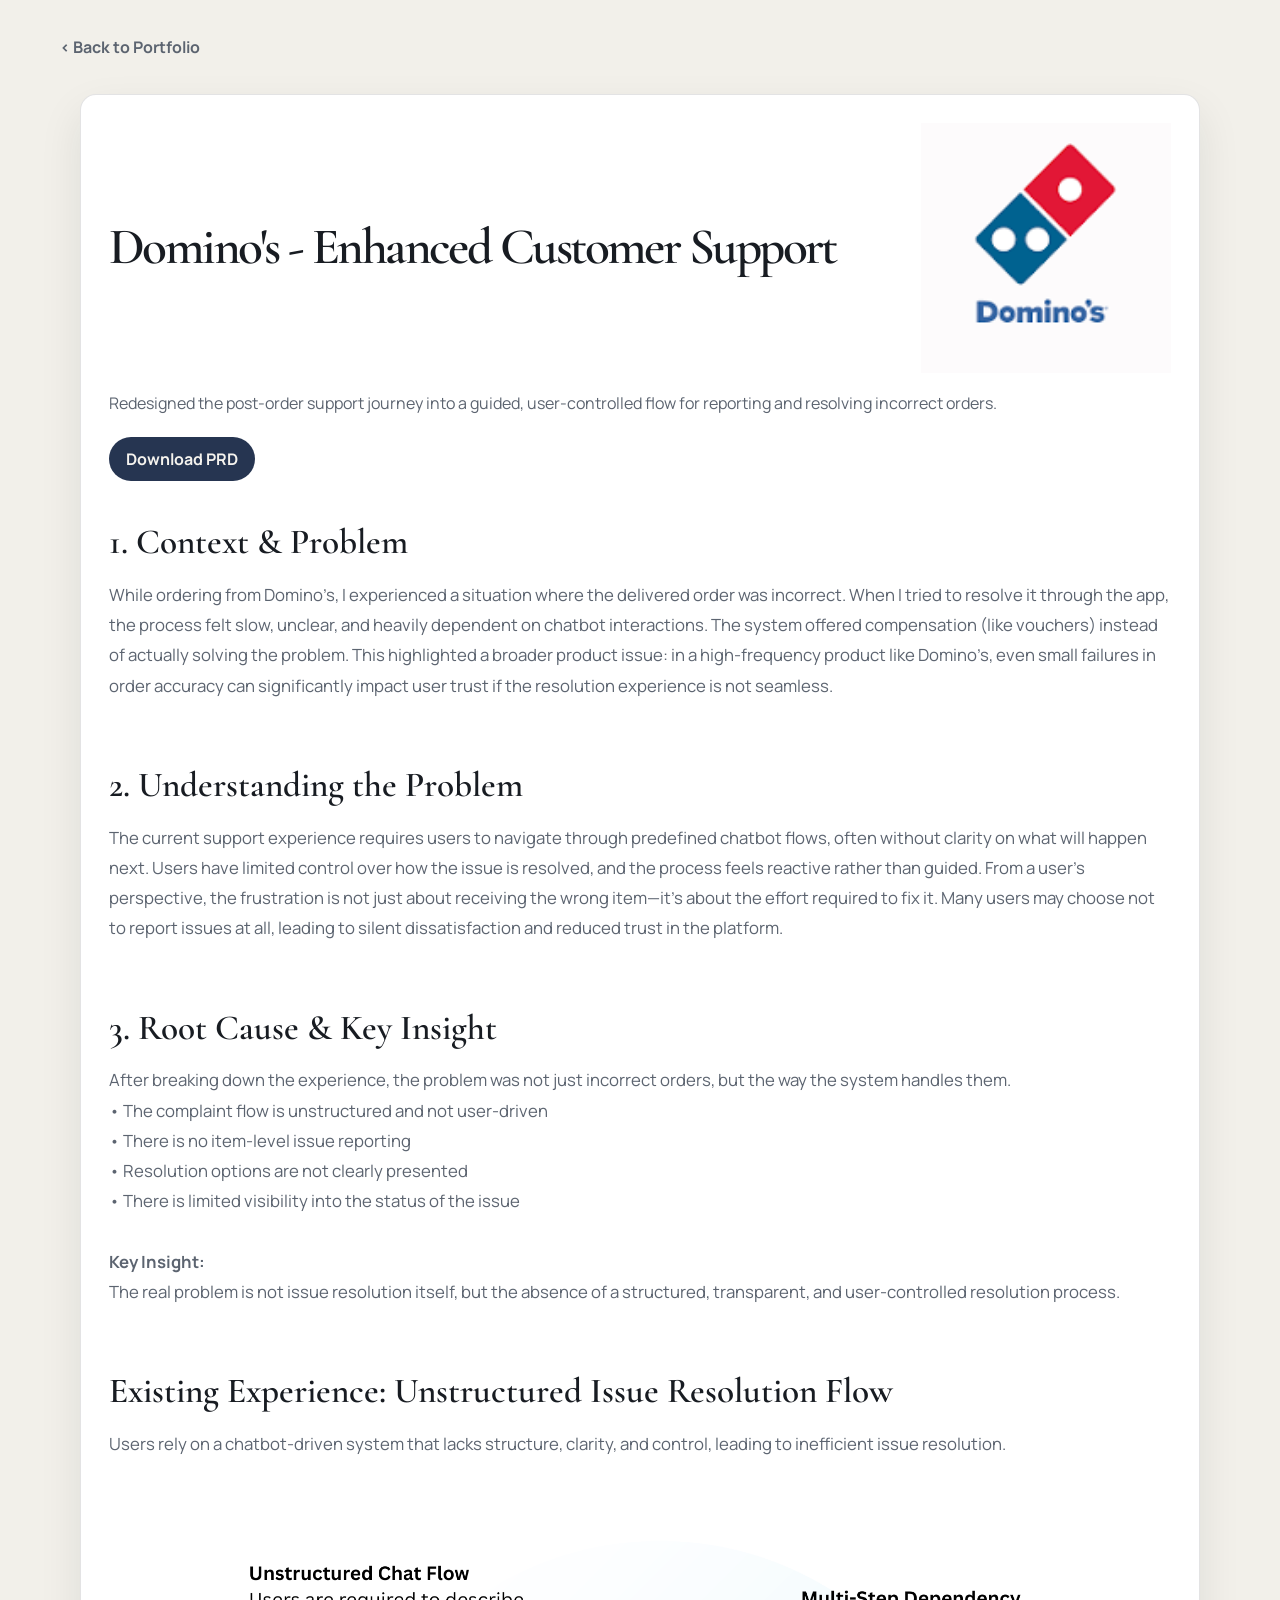
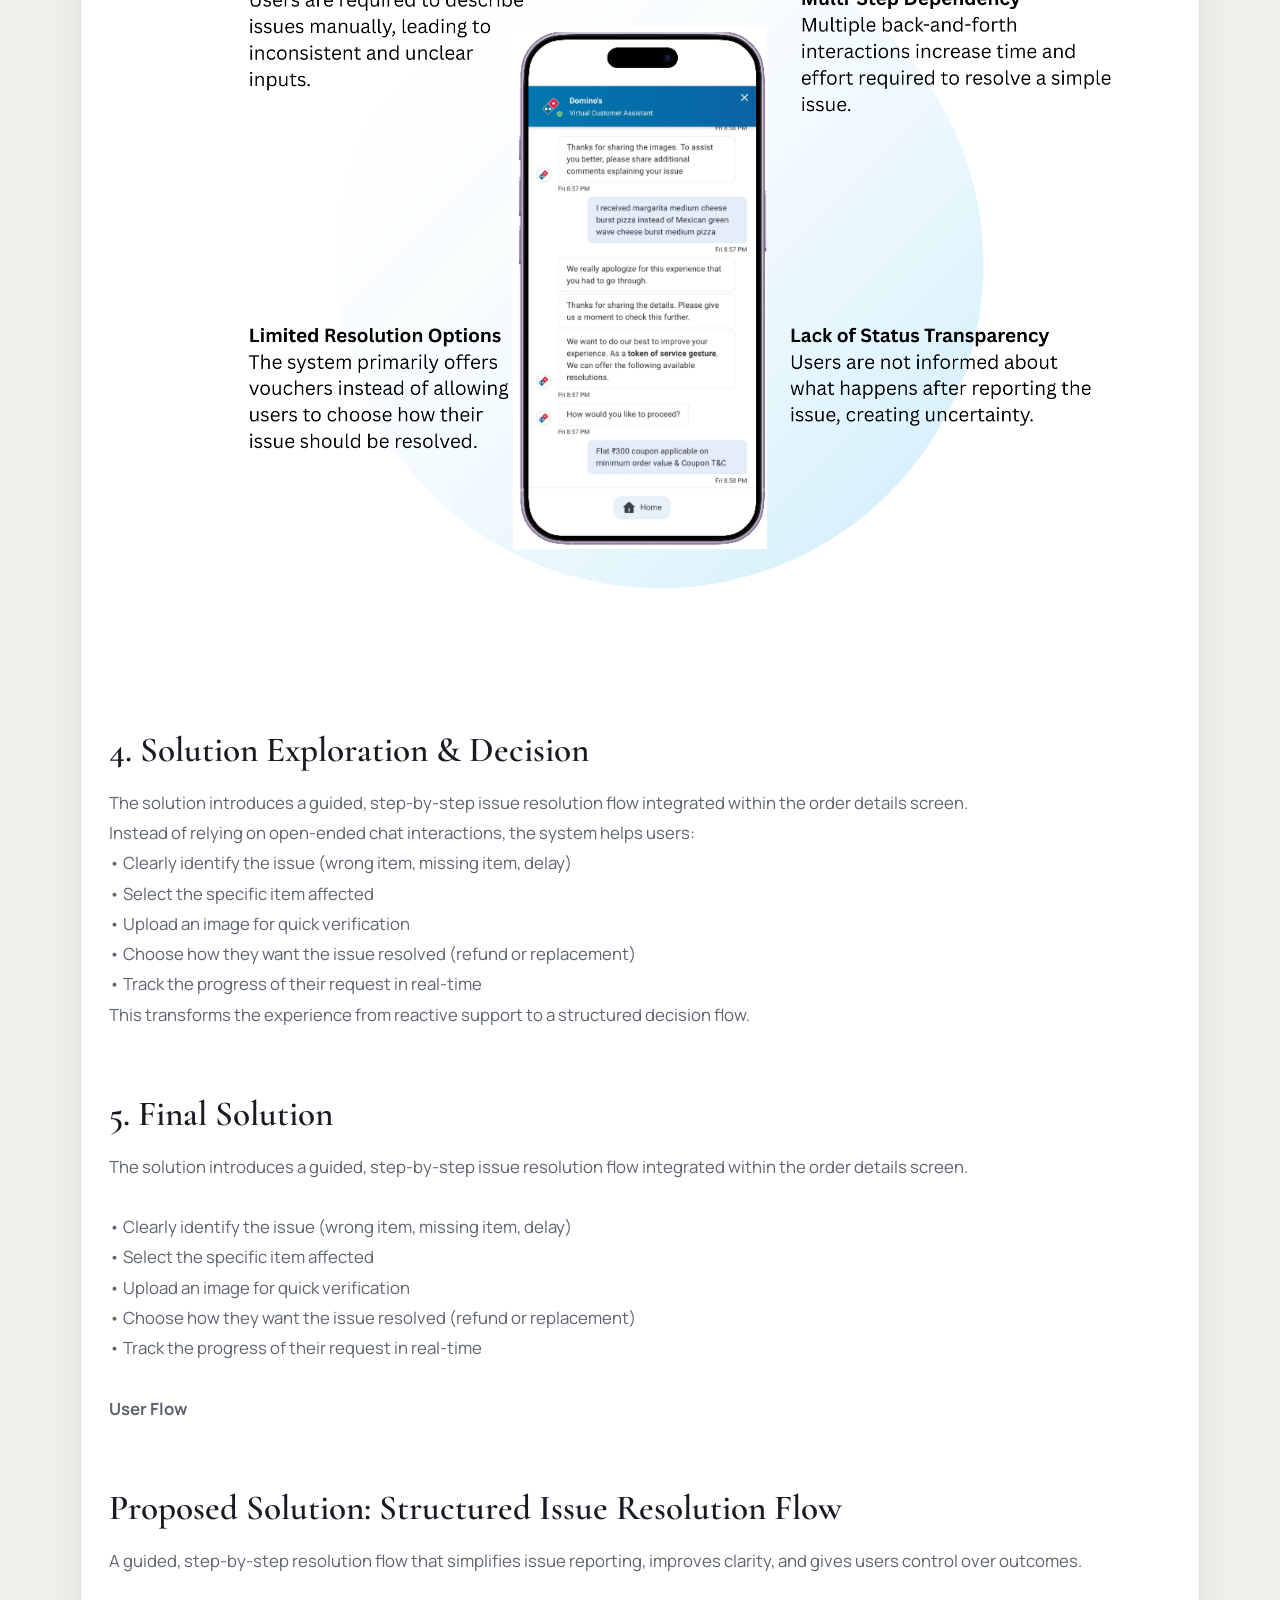
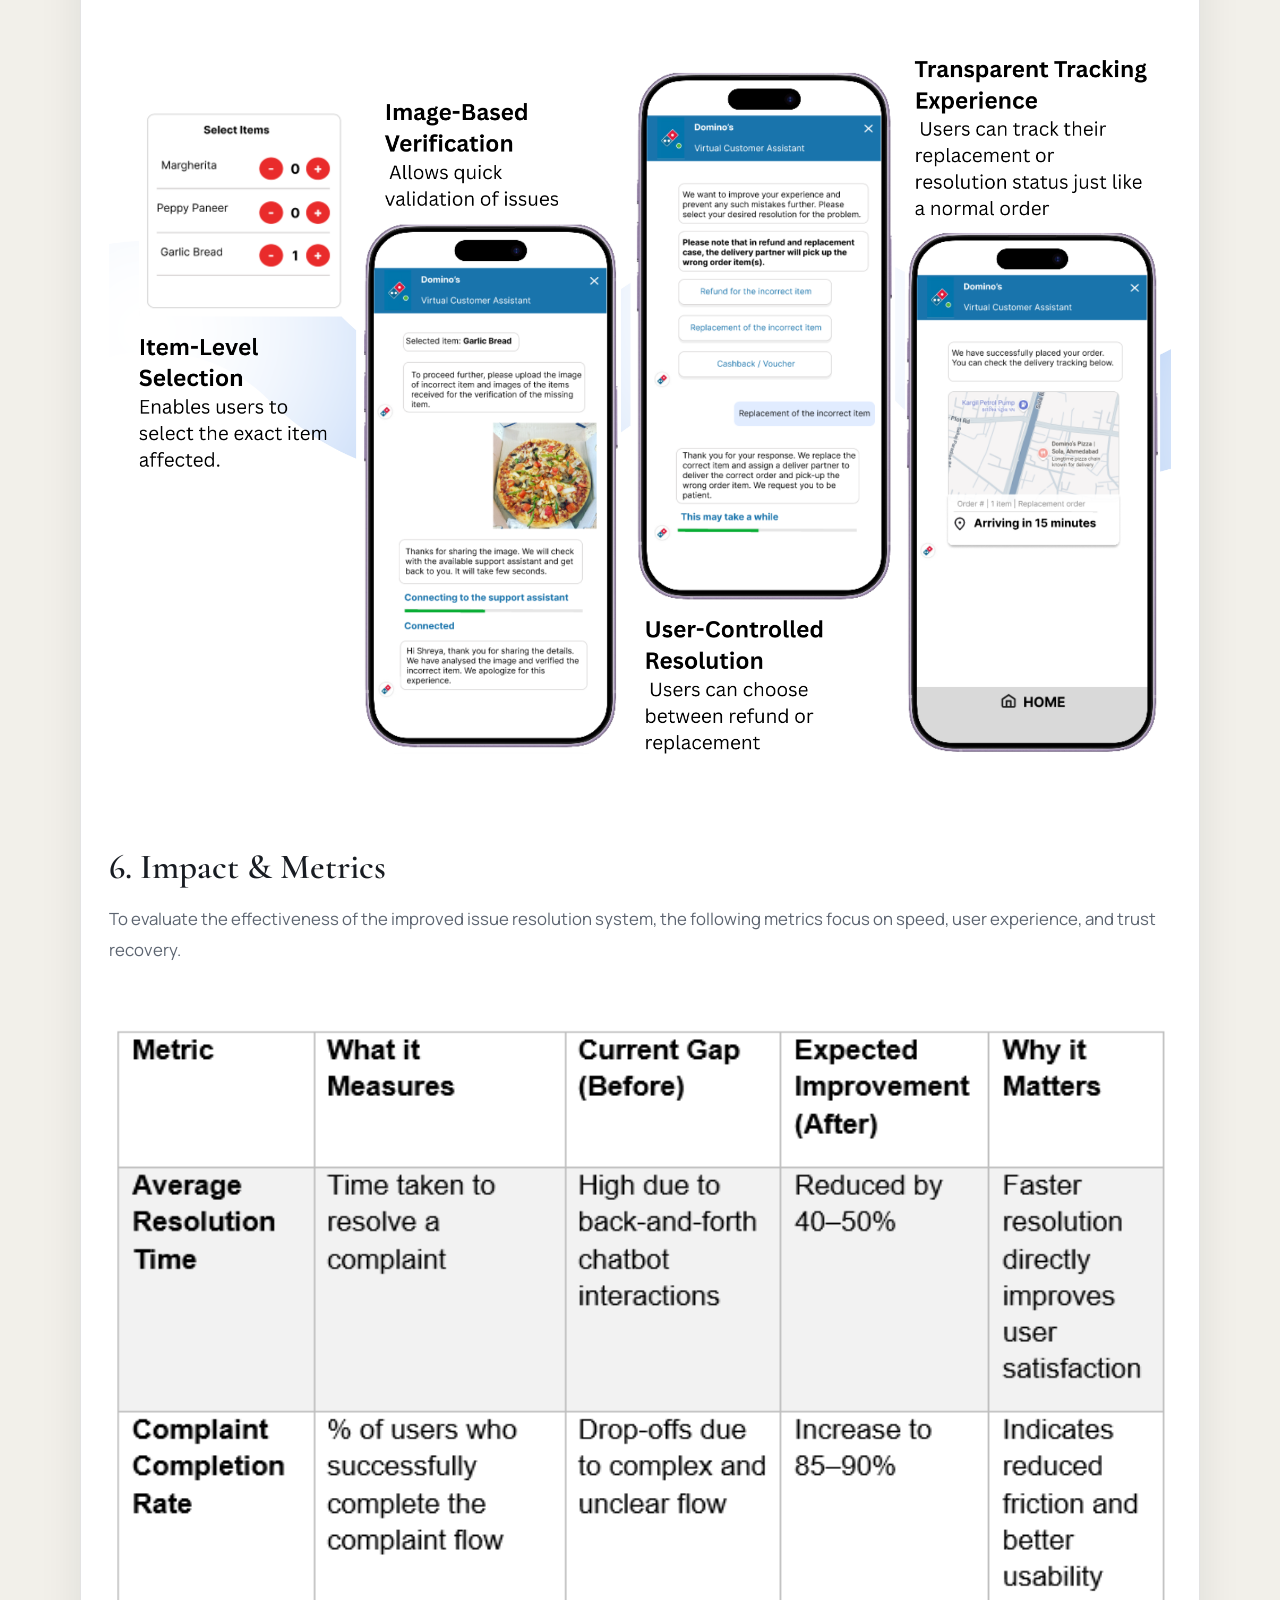
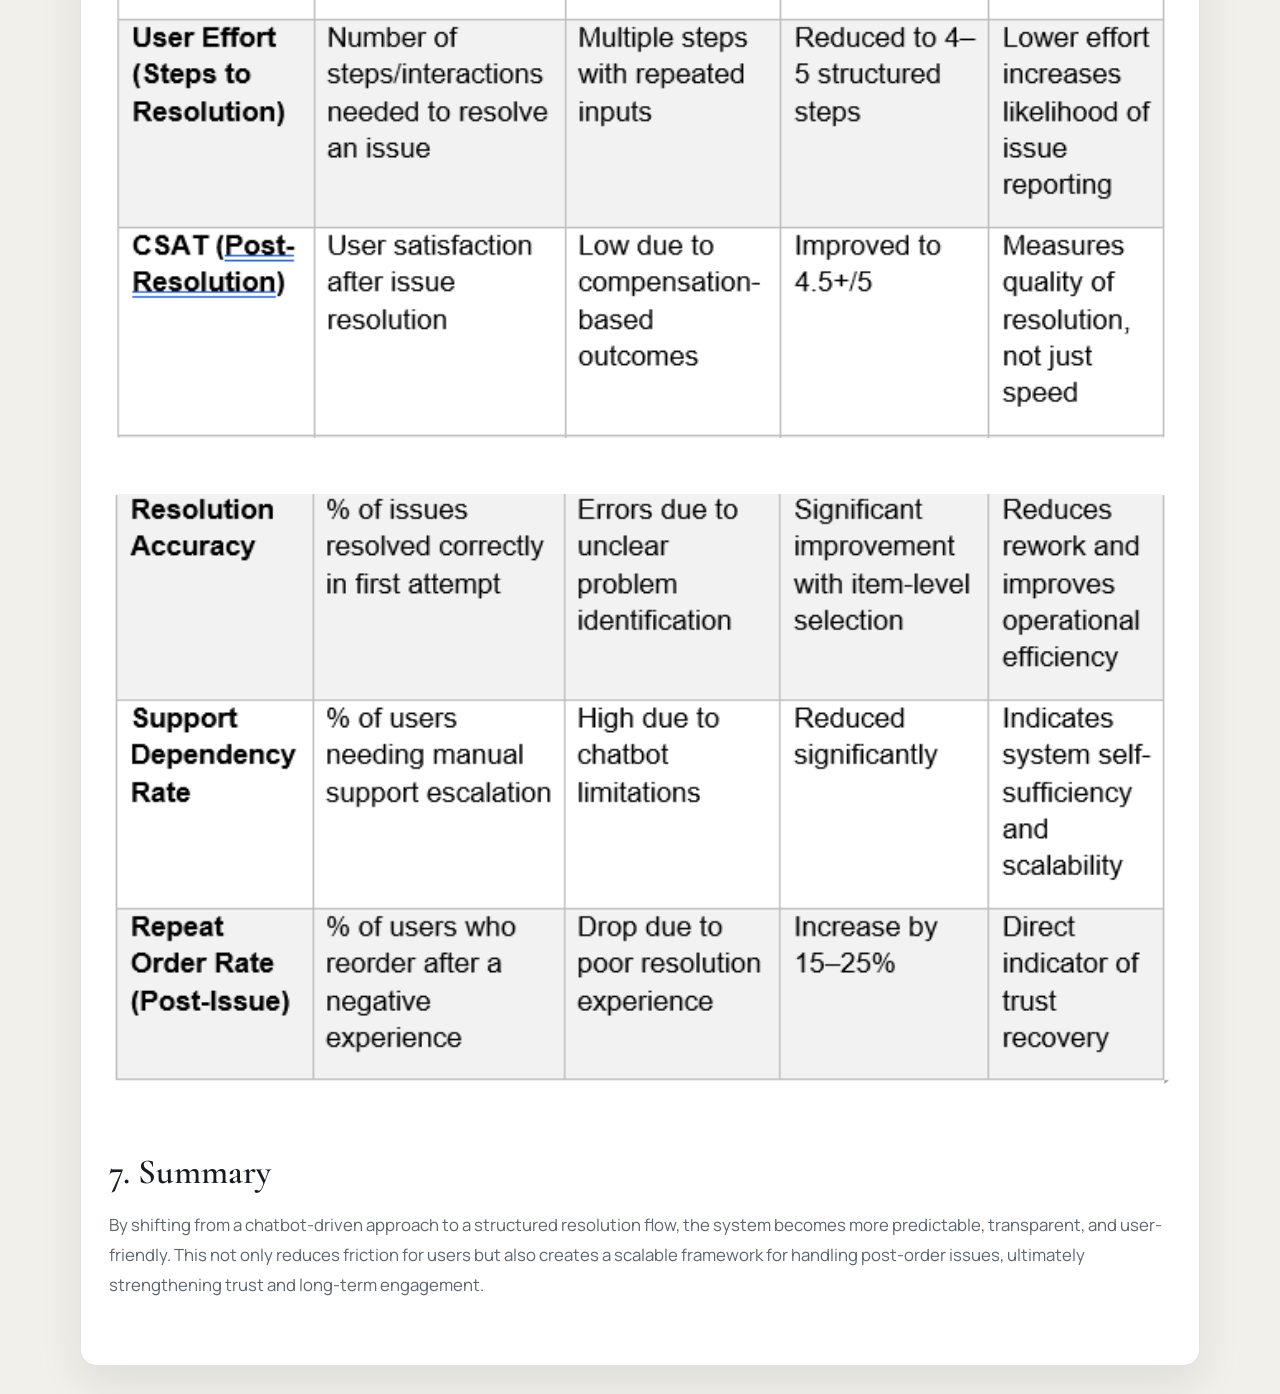
<file: project.html>
<!doctype html>
<html lang="en">
<head>
  <meta charset="UTF-8" />
  <meta name="viewport" content="width=device-width, initial-scale=1.0" />
  <meta name="description" content="Detailed project page for a portfolio project." />
  <title>Project Detail | Portfolio</title>
  <link rel="preconnect" href="https://fonts.googleapis.com">
  <link rel="preconnect" href="https://fonts.gstatic.com" crossorigin>
  <link href="https://fonts.googleapis.com/css2?family=Cormorant+Garamond:wght@500;600;700&family=Manrope:wght@400;500;600;700;800&display=swap" rel="stylesheet">
  <link rel="stylesheet" href="styles.css" />
</head>
<body class="detail-page">
  <header class="detail-header">
    <div class="container nav detail-nav">
      <a class="breadcrumb" href="index.html">&lt; Back to Portfolio</a>
    </div>
  </header>

  <main>
    <section class="detail-hero" id="detailHero">
      <div class="container detail-grid">
        <article class="detail-panel reveal">
          <div style="display:flex; align-items:center; justify-content:flex-start; gap:16px; flex-wrap:wrap;">
            <a id="detailGitHubTop" class="breadcrumb" href="#" target="_blank" rel="noreferrer" style="white-space:nowrap;">GitHub</a>
          </div>
          <div class="title-row">
            <h1 id="projectTitle">Project Title</h1>
            <img id="projectLogo" src="" alt="logo" />
          </div>
          <p class="detail-subtitle" id="projectSummary"></p>
          <div class="detail-image" id="projectImageWrap" aria-hidden="true"></div>
          <div class="detail-links">
            <a id="downloadPRD" class="primary" download>Download PRD</a>
          </div>
          <div id="caseStudyDraft" class="case-study-draft" hidden></div>

          <div class="detail-section">
            <h2>What It Delivered</h2>
            <ul class="detail-list" id="projectOutcomes"></ul>
          </div>

          <div class="detail-section">
            <div class="detail-links">
              <a id="detailDemo" class="primary" href="#" target="_blank" rel="noreferrer">Live Demo</a>
            </div>
          </div>
        </article>

        <aside class="detail-aside reveal">
          <div class="detail-sidebar-block">
            <p class="detail-label">Project Description</p>
            <p class="detail-subtitle" id="projectNotes"></p>
          </div>
          <div class="detail-sidebar-block">
            <p class="detail-label">Tech Stack</p>
            <div id="projectStack" class="detail-sidebar-list"></div>
          </div>
        </aside>
      </div>
    </section>
  </main>

  <div id="imageLightbox" class="lightbox" aria-hidden="true">
    <button class="lightbox-close" id="lightboxClose" type="button" aria-label="Close image viewer">×</button>
    <button class="lightbox-arrow lightbox-prev" id="lightboxPrev" type="button" aria-label="Previous image">‹</button>
    <figure class="lightbox-frame" id="lightboxFrame"></figure>
    <button class="lightbox-arrow lightbox-next" id="lightboxNext" type="button" aria-label="Next image">›</button>
  </div>

  <script src="data.js"></script>
  <script src="project-detail.js"></script>
</body>
</html>
</file>
<file: styles.css>
:root {
  --bg: #f2f0ea;
  --bg-alt: #e9e6dd;
  --panel: #ffffff;
  --panel-solid: #ffffff;
  --text: #181c22;
  --muted: #5c6470;
  --line: rgba(24, 28, 34, 0.12);
  --accent: #263551;
  --accent-2: #7c6a4f;
  --accent-soft: rgba(38, 53, 81, 0.07);
  --shadow: 0 18px 44px rgba(24, 28, 34, 0.09);
  --radius: 16px;
  --radius-sm: 10px;
}

* {
  box-sizing: border-box;
}

html {
  scroll-behavior: smooth;
}

body {
  margin: 0;
  font-family: "Manrope", system-ui, sans-serif;
  color: var(--text);
  background: var(--bg);
}

a {
  color: inherit;
  text-decoration: none;
}

img {
  display: block;
  max-width: 100%;
}

.container {
  width: min(1160px, calc(100% - 32px));
  margin: 0 auto;
}

.narrow {
  width: min(900px, calc(100% - 32px));
}

.section {
  padding: 108px 0;
}

.alt {
  background: var(--bg-alt);
  border-top: 1px solid var(--line);
  border-bottom: 1px solid var(--line);
}

.site-header {
  position: sticky;
  top: 0;
  z-index: 20;
  backdrop-filter: blur(18px);
  background: rgba(242, 240, 234, 0.86);
  border-bottom: 1px solid var(--line);
}

.nav {
  display: flex;
  align-items: center;
  gap: 14px;
  min-height: 74px;
  position: relative;
}

.site-nav {
  display: flex;
  align-items: center;
  justify-content: flex-start;
  gap: 22px;
  color: var(--muted);
  font-size: 0.95rem;
  margin-right: auto;
}

.site-nav a:hover,
.text-link:hover,
.project-collection-cta:hover {
  color: var(--accent);
}

.nav-toggle {
  display: none;
  width: 44px;
  height: 44px;
  border: 1px solid var(--line);
  border-radius: 14px;
  background: rgba(255, 255, 255, 0.8);
  flex-direction: column;
  justify-content: center;
  gap: 4px;
  padding: 0 11px;
}

.nav-toggle span {
  display: block;
  height: 2px;
  background: var(--text);
  border-radius: 999px;
}

.hero {
  padding-top: 76px;
}

.hero-grid {
  display: grid;
  grid-template-columns: 1.15fr 0.85fr;
  gap: 28px;
  align-items: center;
}

.hero-copy h1,
.section h2,
.project-collection h3,
.detail-hero h1 {
  font-family: "Cormorant Garamond", Georgia, serif;
  font-weight: 600;
}

.hero-copy h1 {
  margin: 10px 0 14px;
  font-size: clamp(3rem, 6.4vw, 5.6rem);
  line-height: 0.94;
  letter-spacing: -0.03em;
}

.subtitle,
.lead,
.section-copy,
.detail-subtitle {
  color: var(--muted);
  line-height: 1.75;
}

.subtitle {
  font-size: 1.07rem;
  max-width: 62ch;
}

.hero-actions {
  display: grid;
  grid-template-columns: auto 1fr;
  gap: 14px;
  align-items: start;
  margin: 30px 0 22px;
}

.hero-actions-stack {
  display: grid;
  gap: 10px;
  align-self: end;
  padding-top: 10px;
}

.btn {
  display: inline-flex;
  align-items: center;
  justify-content: center;
  min-height: 48px;
  padding: 0 20px;
  border-radius: 999px;
  font-weight: 700;
  border: 1px solid transparent;
  transition: transform 180ms ease, box-shadow 180ms ease, border-color 180ms ease, background 180ms ease, color 180ms ease;
}

.btn:hover {
  transform: translateY(-1px);
  box-shadow: var(--shadow);
}

.btn-primary {
  color: #f5f3ee;
  background: var(--accent);
}

.btn-secondary {
  background: var(--panel);
  border-color: var(--line);
}

.hero-meta {
  list-style: none;
  padding: 0;
  margin: 0;
  display: flex;
  flex-wrap: wrap;
  gap: 12px;
  color: var(--muted);
}

.hero-meta li,
.pill {
  padding: 10px 14px;
  border: 1px solid var(--line);
  border-radius: 999px;
  background: var(--panel);
}

.panel-card,
.skill-card,
.project-card,
.timeline-item,
.cert-card,
.project-collection {
  background: var(--panel);
  border: 1px solid var(--line);
  box-shadow: var(--shadow);
}

.panel-card {
  border-radius: var(--radius);
  padding: 28px;
}

.panel-label,
.detail-label {
  margin: 0 0 12px;
  font-family: "Cormorant Garamond", Georgia, serif;
  font-style: italic;
  font-size: 1.05rem;
  font-weight: 600;
  letter-spacing: 0;
  color: var(--accent-2);
}

.highlight-list {
  display: grid;
  gap: 14px;
}

.highlight-item {
  padding: 18px 20px;
  border-radius: var(--radius-sm);
  background: var(--panel);
  border: 1px solid var(--line);
  border-left: 2px solid var(--accent-2);
}

.highlight-item strong {
  display: block;
  margin-bottom: 5px;
}

.section h2 {
  margin: 0;
  font-size: clamp(2rem, 3vw, 3rem);
  letter-spacing: -0.03em;
}

.section-heading {
  display: flex;
  align-items: end;
  justify-content: space-between;
  gap: 16px;
  margin-bottom: 28px;
}

.skills-grid {
  display: grid;
  grid-template-columns: repeat(2, minmax(0, 1fr));
  gap: 20px;
}

.certifications-grid {
  display: grid;
  grid-template-columns: repeat(4, minmax(0, 1fr));
  gap: 14px;
}

.skill-card {
  border-radius: var(--radius);
  padding: 24px;
}

.skill-card h3 {
  margin: 0 0 10px;
  font-family: "Cormorant Garamond", Georgia, serif;
  font-size: 1.7rem;
}

.chip-list {
  display: flex;
  flex-wrap: wrap;
  gap: 10px;
  margin-top: 16px;
}

.project-collections {
  display: grid;
  gap: 24px;
}

.case-study-wrap {
  display: grid;
}

.case-study-card {
  border-radius: calc(var(--radius) + 2px);
  overflow: hidden;
  background: var(--panel);
  border: 1px solid var(--line);
  display: grid;
  grid-template-columns: 1.1fr 0.9fr;
}

.case-study-media {
  min-height: 320px;
  background: var(--accent-soft);
}

.case-study-media img {
  width: 100%;
  height: 100%;
  object-fit: cover;
}

.case-study-body {
  padding: 28px;
  display: grid;
  align-content: start;
  gap: 14px;
}

.project-collection {
  border-radius: calc(var(--radius) + 2px);
  padding: 22px;
}

.project-collection-collapsed .projects-grid {
  display: none;
}

.project-collection-head {
  display: grid;
  grid-template-columns: 1fr auto;
  gap: 18px;
  align-items: start;
  margin-bottom: 20px;
}

.project-collection h3 {
  margin: 6px 0 8px;
  font-size: clamp(1.8rem, 2.4vw, 2.3rem);
  letter-spacing: -0.03em;
}

.project-collection-cta {
  display: inline-flex;
  align-items: center;
  justify-content: center;
  align-self: center;
  justify-self: end;
  padding: 11px 16px;
  border-radius: 999px;
  border: 1px solid var(--line);
  background: var(--panel);
  color: var(--text);
  font-weight: 700;
  white-space: nowrap;
  cursor: pointer;
}

.projects-grid {
  display: grid;
  grid-template-columns: repeat(3, minmax(0, 1fr));
  gap: 18px;
}

.project-card {
  border-radius: var(--radius);
  overflow: hidden;
  display: flex;
  flex-direction: column;
  cursor: pointer;
  transition: transform 180ms ease, box-shadow 180ms ease, border-color 180ms ease;
}

.project-card.is-hidden {
  display: none;
}

.project-card:hover {
  transform: translateY(-4px);
  box-shadow: 0 22px 50px rgba(24, 28, 34, 0.12);
  border-color: rgba(38, 53, 81, 0.28);
}

.project-media {
  aspect-ratio: 16 / 9;
  background: var(--accent-soft);
  border-bottom: 1px solid var(--line);
}

.project-media img {
  width: 100%;
  height: 100%;
  object-fit: cover;
}

.project-media video {
  width: 100%;
  height: 100%;
  object-fit: cover;
}

.project-card--case-study .project-media {
  height: 230px;
  aspect-ratio: auto;
  flex: 0 0 auto;
}

.project-card--case-study .project-media img {
  object-fit: contain;
  padding: 10px;
}

.project-body {
  padding: 20px;
  display: grid;
  gap: 14px;
}

.project-body-top {
  display: grid;
  gap: 10px;
}

.project-body h3 {
  margin: 0;
  font-family: "Cormorant Garamond", Georgia, serif;
  font-size: 1.75rem;
  line-height: 0.95;
}

.project-links {
  display: flex;
  flex-wrap: wrap;
  gap: 12px;
  margin-top: auto;
}

.project-links a {
  font-weight: 700;
  color: var(--accent);
}

.timeline {
  display: grid;
  gap: 18px;
  position: relative;
}

.timeline::before {
  content: "";
  position: absolute;
  top: 10px;
  bottom: 10px;
  left: 18px;
  width: 1px;
  background: linear-gradient(180deg, transparent, rgba(38, 53, 81, 0.35), transparent);
}

.timeline-item {
  border-radius: var(--radius);
  padding: 24px 24px 24px 52px;
  position: relative;
}

.timeline-item::before {
  content: "";
  position: absolute;
  left: 12px;
  top: 30px;
  width: 11px;
  height: 11px;
  border-radius: 50%;
  background: var(--accent);
  box-shadow: 0 0 0 6px var(--accent-soft);
}

.timeline-top {
  display: flex;
  justify-content: space-between;
  gap: 14px;
  align-items: start;
  margin-bottom: 10px;
}

.timeline-top h3,
.timeline-top p {
  margin: 0;
}

.timeline-top h3 {
  font-family: "Cormorant Garamond", Georgia, serif;
  font-size: 1.6rem;
}

.timeline-top .meta {
  color: var(--muted);
  font-size: 0.94rem;
}

.timeline-item ul {
  margin: 14px 0 0;
  padding-left: 18px;
  color: var(--muted);
  line-height: 1.75;
}

.cert-card {
  border-radius: var(--radius-sm);
  padding: 16px 18px;
  display: grid;
  gap: 6px;
  min-height: 0;
}

.cert-card h3 {
  margin: 0;
  font-family: "Cormorant Garamond", Georgia, serif;
  font-size: 1.2rem;
  line-height: 1.2;
}

.cert-card .section-copy {
  font-size: 0.82rem;
  line-height: 1.4;
}

.cert-year {
  align-self: end;
  width: fit-content;
  padding: 8px 12px;
  border-radius: 999px;
  background: var(--accent-soft);
  color: var(--accent);
  font-weight: 700;
}

.contact-section {
  padding-bottom: 120px;
}

.contact-panel {
  border-radius: 22px;
  padding: clamp(32px, 5vw, 56px);
  background: var(--text);
  display: grid;
  gap: 40px;
}

.contact-panel-top {
  display: grid;
  gap: 14px;
  max-width: 46ch;
}

.contact-eyebrow {
  margin: 0;
  font-family: "Cormorant Garamond", Georgia, serif;
  font-style: italic;
  font-size: 1.1rem;
  color: #cbb896;
}

.contact-headline {
  margin: 0;
  font-family: "Cormorant Garamond", Georgia, serif;
  font-weight: 600;
  font-size: clamp(2rem, 3.6vw, 3.2rem);
  line-height: 1.08;
  letter-spacing: -0.02em;
  color: #f6f4ee;
}

.contact-list {
  margin: 0;
  display: grid;
  grid-template-columns: repeat(4, minmax(0, 1fr));
  gap: 1px;
  background: rgba(246, 244, 238, 0.14);
  border: 1px solid rgba(246, 244, 238, 0.14);
  border-radius: 14px;
  overflow: hidden;
}

.contact-row {
  padding: 22px 20px;
  background: var(--text);
  display: grid;
  gap: 8px;
}

.contact-row dt {
  margin: 0;
  font-family: "Cormorant Garamond", Georgia, serif;
  font-style: italic;
  font-size: 0.92rem;
  color: rgba(246, 244, 238, 0.6);
}

.contact-row dd {
  margin: 0;
  font-size: 1rem;
  font-weight: 700;
  color: #f6f4ee;
  word-break: break-word;
}

.contact-row dd a {
  color: #f6f4ee;
}

.contact-row dd a:hover {
  color: #cbb896;
}

.site-footer {
  padding: 26px 0 40px;
}

.footer-inner {
  display: flex;
  justify-content: space-between;
  gap: 16px;
  color: var(--muted);
  border-top: 1px solid var(--line);
  padding-top: 20px;
}

.detail-page {
  min-height: 100vh;
}

.detail-header {
  padding: 10px 0 0;
}

.detail-nav {
  justify-content: flex-start;
}

.breadcrumb {
  display: inline-flex;
  align-items: center;
  gap: 8px;
  color: var(--muted);
  font-weight: 700;
}

.breadcrumb:hover {
  color: var(--accent);
}

.detail-hero {
  padding: 10px 0 28px;
}

.detail-grid {
  display: grid;
  grid-template-columns: 1.2fr 0.8fr;
  gap: 22px;
  align-items: start;
}

body.case-study-mode .detail-grid {
  grid-template-columns: 1fr;
  width: min(1120px, calc(100% - 32px));
  margin: 0 auto;
}

body.case-study-mode .detail-panel {
  width: 100%;
}

body.case-study-mode .detail-aside {
  display: none;
}

.case-study-shell {
  width: min(980px, calc(100% - 32px));
}

.case-study-detail-card {
  border-radius: calc(var(--radius) + 4px);
  background: var(--panel);
  border: 1px solid var(--line);
  box-shadow: var(--shadow);
  padding: 34px;
  display: grid;
  gap: 22px;
}

.case-study-detail-head {
  display: flex;
  align-items: start;
  justify-content: space-between;
  gap: 20px;
  flex-wrap: wrap;
}

.case-study-detail-head h1 {
  margin: 10px 0 0;
  font-family: "Cormorant Garamond", Georgia, serif;
  font-size: clamp(2.7rem, 4vw, 4.8rem);
  line-height: 0.94;
  letter-spacing: -0.05em;
}

.title-row {
  display: flex;
  align-items: center;
  justify-content: space-between;
}

#projectLogo {
  height: 250px;   /* adjust */
  width: 250px;
}

.case-study-preview {
  border-radius: 24px;
  overflow: hidden;
  border: 1px solid var(--line);
  background: var(--accent-soft);
  min-height: 340px;
}

.case-study-preview img,
.case-study-preview iframe {
  width: 100%;
  display: block;
}

.case-study-preview img {
  height: auto;
}

.case-study-preview iframe,
.case-study-document {
  height: 72vh;
  border: 0;
  background: white;
}

.case-study-copy {
  display: grid;
  gap: 18px;
}

.case-study-block h2 {
  margin: 0 0 8px;
  font-family: "Manrope", system-ui, sans-serif;
  font-size: 1.15rem;
}

.detail-panel,
.detail-aside {
  background: var(--panel);
  border: 1px solid var(--line);
  box-shadow: var(--shadow);
  border-radius: var(--radius);
}

.detail-panel {
  padding: 28px;
}

.detail-aside {
  padding: 22px;
}

.detail-hero h1 {
  margin: 12px 0 14px;
  font-size: clamp(2.4rem, 4vw, 4.4rem);
  line-height: 0.94;
  letter-spacing: -0.05em;
}

.detail-image {
  aspect-ratio: 16 / 9;
  border-radius: 20px;
  overflow: hidden;
  background: var(--accent-soft);
  border: 1px solid var(--line);
  margin-bottom: 22px;
}

.detail-image-button {
  width: 100%;
  padding: 0;
  cursor: zoom-in;
  border: 0;
  background: transparent;
  display: block;
}

.detail-image-button img {
  border: 0;
}

.detail-image-button video {
  width: 100%;
  height: 100%;
  object-fit: cover;
}

.detail-image img {
  width: 100%;
  height: 100%;
  object-fit: cover;
}

.case-study-draft {
  padding: 0;
  border-radius: 0;
  background: transparent;
  border: none;
  margin-top: 10px;
}

.case-study-draft-grid {
  display: grid;
  gap: 16px;
}

.case-study-draft-block h2 {
  font-family: "Cormorant Garamond", Georgia, serif;
  font-size: 2.2rem;
  font-weight: 600;
  color: var(--text);
  margin-bottom: 10px;
}

.case-study-draft-block p {
  font-family: "Manrope", system-ui, sans-serif;
  font-size: 1.05rem;
  line-height: 1.8;
  color: var(--muted);
  white-space: pre-line;
}

.case-study-image-block {
  margin: 20px 0;
}

.case-study-image-block img {
  width: 100%;
  border-radius: 12px;
}

.image-caption {
  font-size: 0.9rem;
  color: #666;
  margin-top: 6px;
  text-align: center;
}

/* Structured, text-led presentation for operations case studies. */
.operations-case-study {
  display: grid;
  gap: 62px;
  padding-top: 30px;
}

.operations-case-study h2,
.operations-case-study h3,
.operations-case-study p,
.operations-case-study blockquote,
.operations-case-study dt,
.operations-case-study dd {
  font-family: "Manrope", system-ui, sans-serif;
}

.operations-case-study h2 {
  max-width: 760px;
  margin: 0;
  color: var(--text);
  font-family: "Cormorant Garamond", Georgia, serif;
  font-size: clamp(2.15rem, 4vw, 3.75rem);
  line-height: 0.98;
  letter-spacing: -0.045em;
}

.operations-case-study h3 {
  margin: 0;
  color: var(--text);
  font-size: 1rem;
  line-height: 1.35;
}

.operations-case-study p {
  margin: 0;
  color: var(--muted);
  font-size: 0.98rem;
  line-height: 1.75;
}

.case-study-brief {
  padding: 32px;
  border: 1px solid var(--line);
  border-radius: 20px;
  background: var(--panel);
}

.case-study-brief > .project-kicker {
  margin-bottom: 22px;
}

.case-study-brief-grid {
  display: grid;
  grid-template-columns: minmax(0, 1.2fr) minmax(260px, 0.8fr);
  gap: 34px;
}

.case-study-brief-grid h2 {
  margin-bottom: 16px;
}

.case-study-meta {
  display: grid;
  gap: 14px;
  margin: 0;
}

.case-study-meta div {
  padding: 14px 0 0;
  border-top: 1px solid var(--line);
}

.case-study-meta dt,
.case-study-label,
.case-study-option-status {
  color: var(--accent-2);
  font-family: "Cormorant Garamond", Georgia, serif;
  font-style: italic;
  font-size: 0.95rem;
  font-weight: 600;
  letter-spacing: 0;
}

.case-study-meta dd {
  margin: 6px 0 0;
  color: var(--text);
  font-size: 0.84rem;
  line-height: 1.55;
}

.case-study-section {
  display: grid;
  gap: 18px;
}

.case-study-section > p:not(.case-study-label) {
  max-width: 790px;
  font-size: 1.02rem;
}

.case-study-insight {
  display: grid;
  grid-template-columns: 150px 1fr;
  gap: 20px;
  padding: 22px 24px;
  border-left: 2px solid var(--accent-2);
  background: var(--accent-soft);
}

.case-study-insight span {
  color: var(--accent-2);
  font: italic 600 0.95rem/1.4 "Cormorant Garamond", Georgia, serif;
  letter-spacing: 0;
}

.case-study-options,
.case-study-impact-grid,
.case-study-next-grid {
  display: grid;
  grid-template-columns: repeat(3, minmax(0, 1fr));
  gap: 16px;
}

.case-study-option,
.case-study-impact-grid article,
.case-study-next-grid article {
  display: grid;
  align-content: start;
  gap: 12px;
  padding: 22px;
  border: 1px solid var(--line);
  border-radius: var(--radius-sm);
  background: var(--panel);
}

.case-study-option.is-chosen {
  border-color: rgba(38, 53, 81, 0.4);
  background: var(--accent-soft);
}

.case-study-option-status {
  margin-bottom: 6px !important;
}

.case-study-option p {
  font-size: 0.85rem;
  line-height: 1.58;
}

.case-study-option strong {
  color: var(--text);
}

.case-study-framework {
  display: grid;
  grid-template-columns: repeat(2, minmax(0, 1fr));
  border-top: 1px solid var(--line);
  border-left: 1px solid var(--line);
}

.case-study-step {
  min-height: 190px;
  padding: 22px;
  border-right: 1px solid var(--line);
  border-bottom: 1px solid var(--line);
}

.case-study-step > span,
.case-study-flow span,
.case-study-next-grid span {
  display: inline-block;
  margin-bottom: 28px;
  color: var(--accent-2);
  font: italic 600 0.95rem/1 "Cormorant Garamond", Georgia, serif;
  letter-spacing: 0;
}

.case-study-step h3 {
  margin-bottom: 9px;
}

.case-study-table-wrap {
  overflow-x: auto;
  border: 1px solid var(--line);
  border-radius: 18px;
}

.case-study-table {
  width: 100%;
  min-width: 760px;
  border-collapse: collapse;
  font-family: "Manrope", system-ui, sans-serif;
  font-size: 0.8rem;
}

.case-study-table th,
.case-study-table td {
  padding: 14px 16px;
  border-bottom: 1px solid var(--line);
  text-align: left;
  vertical-align: top;
  line-height: 1.45;
}

.case-study-table thead {
  color: var(--muted);
  background: var(--accent-soft);
  font-size: 0.7rem;
  letter-spacing: 0.04em;
  text-transform: none;
}

.case-study-table tbody tr:last-child th,
.case-study-table tbody tr:last-child td {
  border-bottom: 0;
}

.case-study-table tbody th {
  color: var(--text);
}

.case-study-flow {
  display: grid;
  gap: 0;
  max-width: 860px;
  margin: 0;
  padding: 0;
  list-style: none;
  border-top: 1px solid var(--line);
}

.case-study-flow li {
  display: grid;
  grid-template-columns: 68px 1fr;
  gap: 14px;
  padding: 18px 0;
  border-bottom: 1px solid var(--line);
}

.case-study-flow span {
  margin: 4px 0 0;
}

.case-study-impact-section {
  padding: 32px;
  border-radius: 20px;
  background: var(--text);
}

.case-study-impact-section h2,
.case-study-impact-section .case-study-label,
.case-study-impact-section p {
  color: #f6f4ee;
}

.case-study-impact-section .case-study-label {
  color: #cbb896;
}

.case-study-impact-grid {
  margin-top: 4px;
}

.case-study-impact-grid article {
  background: rgba(255, 255, 255, 0.06);
  border-color: rgba(255, 255, 255, 0.16);
}

.case-study-impact-grid span {
  color: #cbb896;
  font: 700 1.25rem/1 "Cormorant Garamond", Georgia, serif;
}

.case-study-next-grid article {
  grid-template-columns: auto 1fr;
  align-items: start;
}

.case-study-next-grid span {
  margin: 4px 0 0;
}

.case-study-takeaway {
  max-width: 860px;
  margin: 0;
  padding: 28px 30px;
  border-top: 1px solid var(--line);
  border-bottom: 1px solid var(--line);
  color: var(--text);
  font: 600 clamp(1.45rem, 3vw, 2.3rem)/1.18 "Cormorant Garamond", Georgia, serif !important;
  letter-spacing: -0.02em;
}

/* Dedicated visual system for the Loans24 verification case study. */
.loans24-title-row {
  display: grid;
  grid-template-columns: minmax(0, 1fr) auto;
  gap: 24px;
  align-items: end;
}

.loans24-download {
  display: inline-flex;
  align-items: center;
  justify-content: center;
  min-height: 42px;
  padding: 0 16px;
  border: 1px solid var(--accent);
  border-radius: 999px;
  color: white;
  background: var(--accent);
  font: 700 0.8rem/1 "Manrope", system-ui, sans-serif;
  white-space: nowrap;
}

.loans24-case-study {
  display: grid;
  gap: 62px;
  padding-top: 30px;
}

.loans24-case-study h2,
.loans24-case-study h3,
.loans24-case-study p,
.loans24-case-study blockquote,
.loans24-case-study li,
.loans24-case-study span {
  font-family: "Manrope", system-ui, sans-serif;
}

.loans24-case-study h2 {
  max-width: 820px;
  margin: 0;
  color: var(--text);
  font-family: "Cormorant Garamond", Georgia, serif;
  font-size: clamp(2.15rem, 4vw, 3.75rem);
  line-height: 0.98;
  letter-spacing: -0.045em;
}

.loans24-case-study h3 {
  margin: 0;
  color: var(--text);
  font-size: 1rem;
}

.loans24-case-study p {
  margin: 0;
  color: var(--muted);
  font-size: 0.96rem;
  line-height: 1.72;
}

.loans24-opening {
  display: grid;
  grid-template-columns: minmax(0, 0.92fr) minmax(260px, 0.62fr);
  gap: 36px;
  padding-bottom: 34px;
  border-bottom: 1px solid var(--line);
}

.loans24-opening .case-study-label {
  margin-bottom: 16px;
}

.loans24-signal-grid {
  display: grid;
  grid-template-columns: repeat(3, minmax(0, 1fr));
  gap: 1px;
  background: var(--line);
  border: 1px solid var(--line);
}

.loans24-signal-grid article {
  padding: 22px;
  background: var(--panel);
}

.loans24-signal-grid span,
.loans24-metrics span,
.loans24-rollout span {
  display: block;
  margin-bottom: 12px;
  color: var(--accent-2);
  font: italic 600 0.9rem/1.3 "Cormorant Garamond", Georgia, serif;
  letter-spacing: 0;
}

.loans24-section {
  display: grid;
  gap: 18px;
}

.loans24-section > p:not(.case-study-label) {
  max-width: 800px;
  font-size: 1.03rem;
}

.loans24-principle {
  display: grid;
  grid-template-columns: 130px 1fr;
  gap: 18px;
  padding: 24px;
  border-radius: var(--radius-sm);
  background: var(--accent-soft);
}

.loans24-principle strong {
  color: var(--accent-2);
  font: italic 600 0.9rem/1.4 "Cormorant Garamond", Georgia, serif;
  letter-spacing: 0;
}

.loans24-principle span {
  color: var(--text);
  font: 600 1.06rem/1.5 "Manrope", system-ui, sans-serif;
}

.loans24-personas,
.loans24-recovery-grid {
  display: grid;
  grid-template-columns: repeat(2, minmax(0, 1fr));
  gap: 14px;
}

.loans24-personas article,
.loans24-recovery-grid article {
  display: grid;
  gap: 9px;
  padding: 20px;
  border: 1px solid var(--line);
  border-radius: var(--radius-sm);
  background: var(--panel);
}

.loans24-personas strong {
  color: var(--accent);
}

.loans24-journey {
  display: grid;
  grid-template-columns: repeat(4, minmax(0, 1fr));
  gap: 16px;
  margin: 0;
  padding: 0;
  list-style: none;
}

.loans24-journey li {
  display: grid;
  gap: 24px;
  padding-top: 16px;
  border-top: 2px solid var(--accent);
}

.loans24-journey li > span {
  color: var(--accent-2);
  font: 800 0.78rem/1 "Manrope", system-ui, sans-serif;
  letter-spacing: 0.12em;
}

.loans24-journey h3 {
  margin-bottom: 8px;
}

.loans24-flow-figure {
  display: grid;
  gap: 10px;
  margin: 12px 0 0;
  padding: 12px;
  border: 1px solid var(--line);
  border-radius: var(--radius-sm);
  background: var(--panel);
}

.loans24-flow-figure img {
  width: 100%;
  height: auto;
  border-radius: 10px;
}

.loans24-flow-figure figcaption {
  padding: 0 4px 2px;
  color: var(--muted);
  font: 0.78rem/1.5 "Manrope", system-ui, sans-serif;
}

.loans24-mvp-section {
  padding: 32px;
  border-radius: 20px;
  background: var(--accent-soft);
}

.loans24-mvp-grid,
.loans24-metrics,
.loans24-rollout {
  display: grid;
  grid-template-columns: repeat(2, minmax(0, 1fr));
  gap: 24px;
}

.loans24-mvp-grid h3 {
  margin-bottom: 12px;
}

.loans24-mvp-grid ul {
  display: grid;
  gap: 8px;
  margin: 0;
  padding-left: 20px;
  color: var(--muted);
}

.loans24-mvp-grid li {
  color: var(--muted);
  font-size: 0.9rem;
  line-height: 1.55;
}

.loans24-metrics {
  grid-template-columns: repeat(3, minmax(0, 1fr));
}

.loans24-metrics article,
.loans24-rollout article {
  padding: 18px 0;
  border-top: 1px solid var(--line);
}

.loans24-rollout {
  grid-template-columns: repeat(3, minmax(0, 1fr));
  gap: 14px;
}

.loans24-rollout article {
  padding: 18px;
  border: 1px solid var(--line);
  border-radius: var(--radius-sm);
}

.loans24-reflection {
  max-width: 880px;
  margin: 0;
  padding: 28px 0;
  border-top: 1px solid var(--line);
  border-bottom: 1px solid var(--line);
  color: var(--text);
  font: 600 clamp(1.45rem, 3vw, 2.3rem)/1.18 "Cormorant Garamond", Georgia, serif !important;
  letter-spacing: -0.02em;
}

.detail-section {
  margin-top: 20px;
}

.detail-section h2 {
  margin-bottom: 12px;
  font-size: 1.2rem;
  font-family: "Manrope", system-ui, sans-serif;
}

.detail-list {
  margin: 0;
  padding-left: 18px;
  color: var(--muted);
  line-height: 1.75;
}

.detail-links {
  display: flex;
  flex-wrap: wrap;
  gap: 12px;
  margin-top: 20px;
}

.detail-links a {
  display: inline-flex;
  align-items: center;
  justify-content: center;
  min-height: 44px;
  padding: 0 16px;
  border-radius: 999px;
  border: 1px solid var(--line);
  background: var(--panel);
  color: var(--text);
  font-weight: 700;
}

.detail-links a.primary {
  color: #f5f3ee;
  background: var(--accent);
  border-color: transparent;
}

.detail-sidebar-block + .detail-sidebar-block {
  margin-top: 18px;
}

.detail-sidebar-list {
  display: flex;
  flex-wrap: wrap;
  gap: 10px;
}

.lightbox {
  position: fixed;
  inset: 0;
  display: none;
  align-items: center;
  justify-content: center;
  gap: 16px;
  padding: 20px;
  background: rgba(15, 23, 42, 0.84);
  z-index: 80;
}

.lightbox.is-open {
  display: flex;
}

.lightbox-frame {
  width: min(100%, 1100px);
  max-height: 88vh;
  margin: 0;
  display: grid;
  place-items: center;
}

.lightbox-frame img {
  max-width: 100%;
  max-height: 88vh;
  object-fit: contain;
  border-radius: 18px;
  box-shadow: 0 30px 90px rgba(0, 0, 0, 0.45);
}

.lightbox-frame video {
  max-width: 100%;
  max-height: 88vh;
  border-radius: 18px;
  box-shadow: 0 30px 90px rgba(0, 0, 0, 0.45);
}

.lightbox-close,
.lightbox-arrow {
  position: absolute;
  border: 0;
  background: rgba(255, 255, 255, 0.14);
  color: white;
  backdrop-filter: blur(12px);
  cursor: pointer;
}

.lightbox-close {
  top: 18px;
  left: 18px;
  width: 42px;
  height: 42px;
  border-radius: 999px;
  font-size: 1.6rem;
  line-height: 1;
}

.lightbox-arrow {
  top: 50%;
  transform: translateY(-50%);
  width: 48px;
  height: 84px;
  border-radius: 18px;
  font-size: 2rem;
  line-height: 1;
}

.lightbox-prev {
  left: 18px;
}

.lightbox-next {
  right: 18px;
}

.reveal {
  opacity: 0;
  transform: translateY(16px);
  transition: opacity 600ms ease, transform 600ms ease;
}

.reveal.is-visible {
  opacity: 1;
  transform: translateY(0);
}

@media (max-width: 1080px) {
  .skills-grid,
  .certifications-grid,
  .projects-grid {
    grid-template-columns: repeat(2, minmax(0, 1fr));
  }

  .hero-grid,
  .detail-grid,
  .case-study-card {
    grid-template-columns: 1fr;
  }

  .contact-list {
    grid-template-columns: repeat(2, minmax(0, 1fr));
  }

  body.case-study-mode .detail-grid {
    width: calc(100% - 24px);
  }

  .case-study-shell {
    width: calc(100% - 24px);
  }

  .case-study-detail-card {
    padding: 24px;
  }

  .case-study-preview iframe,
  .case-study-document {
    height: 60vh;
  }

  .lightbox {
    padding: 14px;
  }

  .lightbox-arrow {
    width: 42px;
    height: 72px;
  }

  .case-study-brief-grid,
  .case-study-options,
  .case-study-impact-grid,
  .case-study-next-grid,
  .loans24-opening,
  .loans24-signal-grid,
  .loans24-journey,
  .loans24-metrics,
  .loans24-rollout {
    grid-template-columns: 1fr;
  }
}
@media (max-width: 760px) {
  .section {
    padding: 74px 0;
  }

  .nav-toggle {
    display: inline-flex;
    margin-left: auto;
  }

  .site-nav {
    position: absolute;
    top: 74px;
    left: 16px;
    right: 500px;
    display: none;
    flex-direction: column;
    align-items: flex-end;  
    text-align: left;   
    gap: 14px;
    padding: 18px;
    border-radius: 16px;
    background: var(--panel);
    border: 1px solid var(--line);
    box-shadow: var(--shadow);
  }

  .site-nav.open {
    display: flex;
  }

  .hero-actions {
    grid-template-columns: 1fr;
  }

  .project-collection-head,
  .timeline-top,
  .section-heading,
  .footer-inner {
    flex-direction: column;
    align-items: start;
  }

  .project-collection-head {
    grid-template-columns: 1fr;
  }

  .project-collection-cta {
    justify-self: start;
  }

  .skills-grid,
  .certifications-grid,
  .projects-grid {
    grid-template-columns: 1fr;
  }

  .timeline::before {
    left: 14px;
  }

  .timeline-item {
    padding-left: 44px;
  }

  .operations-case-study {
    gap: 40px;
    padding-top: 18px;
  }

  .case-study-brief,
  .case-study-impact-section {
    padding: 20px;
    border-radius: 18px;
  }

  .case-study-framework {
    grid-template-columns: 1fr;
  }

  .case-study-step {
    min-height: 0;
  }

  .case-study-insight,
  .case-study-flow li {
    grid-template-columns: 1fr;
    gap: 10px;
  }

  .case-study-insight span,
  .case-study-flow span {
    margin: 0;
  }

  .case-study-takeaway {
    padding: 22px 0;
  }

  .loans24-title-row,
  .loans24-principle,
  .loans24-personas,
  .loans24-recovery-grid,
  .loans24-mvp-grid {
    grid-template-columns: 1fr;
  }

  .loans24-title-row {
    align-items: start;
  }

  .loans24-download {
    justify-self: start;
  }

  .loans24-case-study {
    gap: 40px;
    padding-top: 20px;
  }

  .loans24-mvp-section {
    padding: 20px;
    border-radius: 18px;
  }

  .contact-list {
    grid-template-columns: 1fr;
  }
}
</file>
